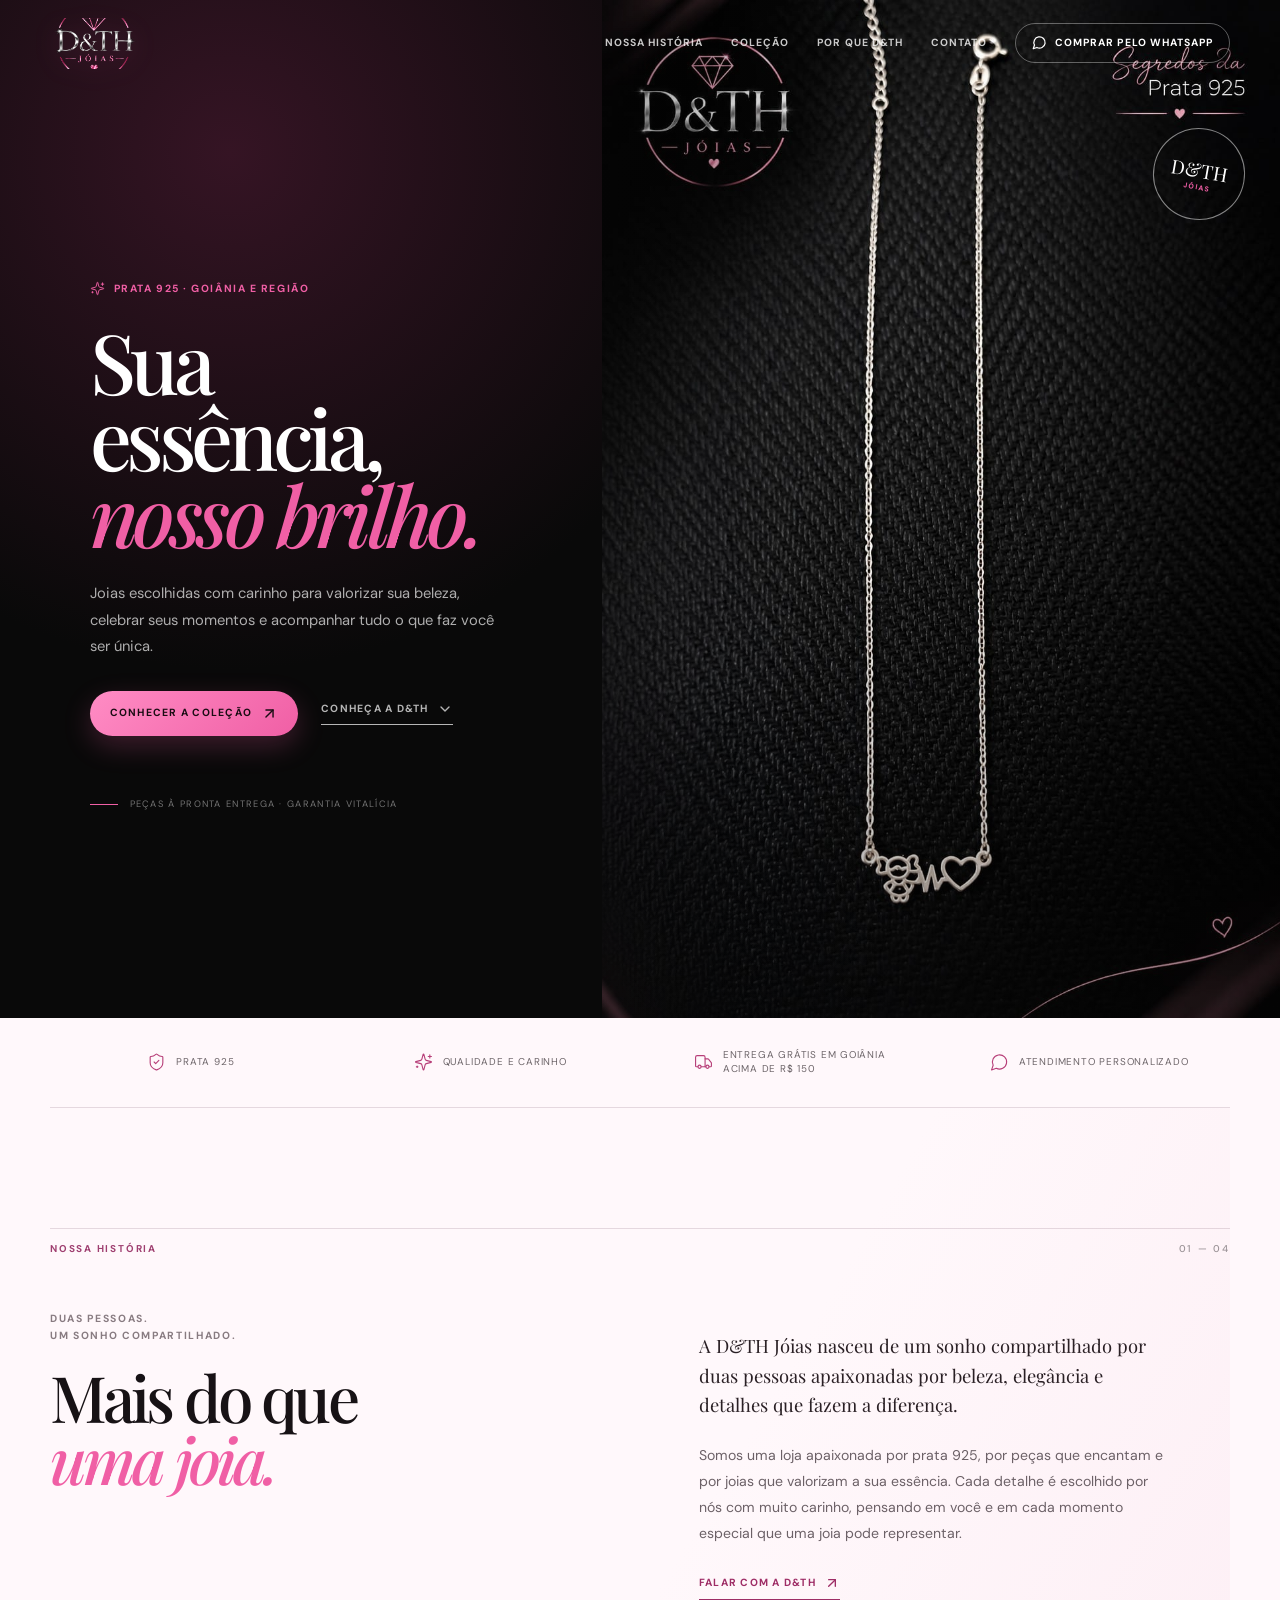
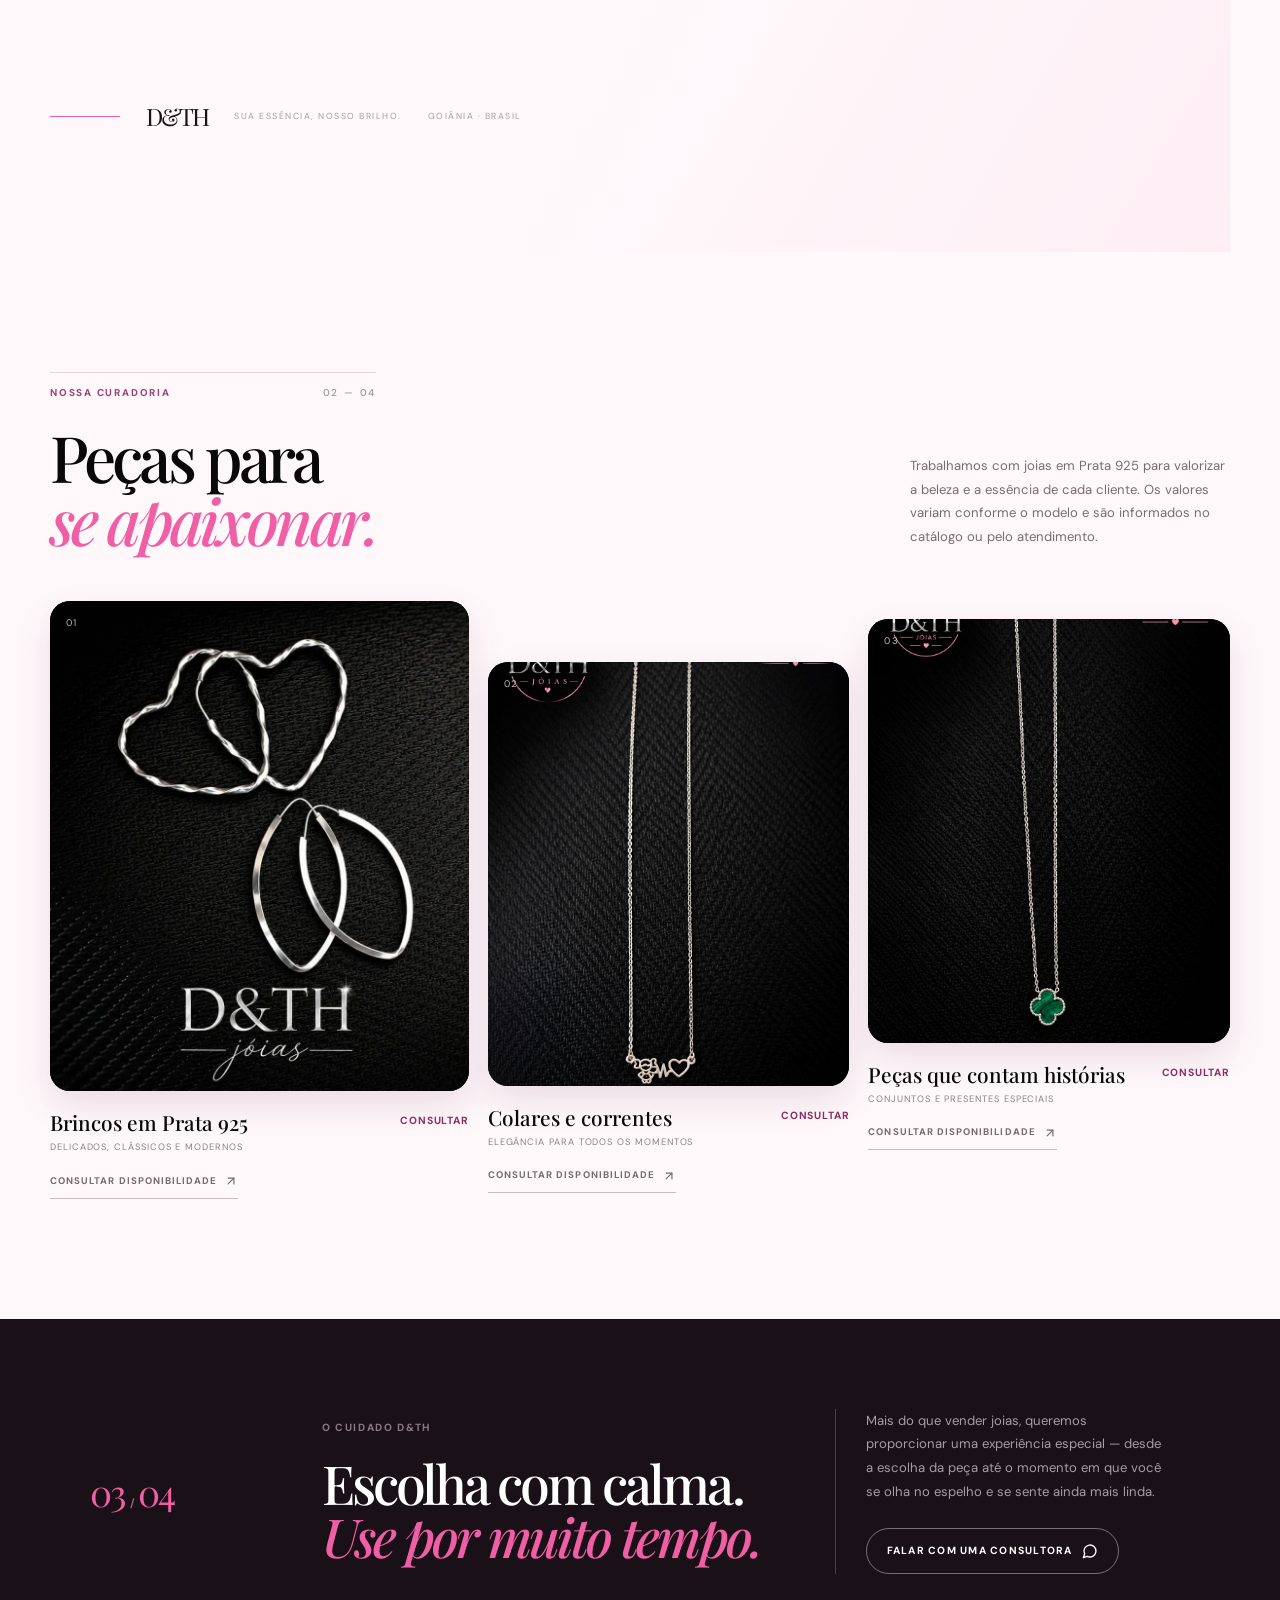
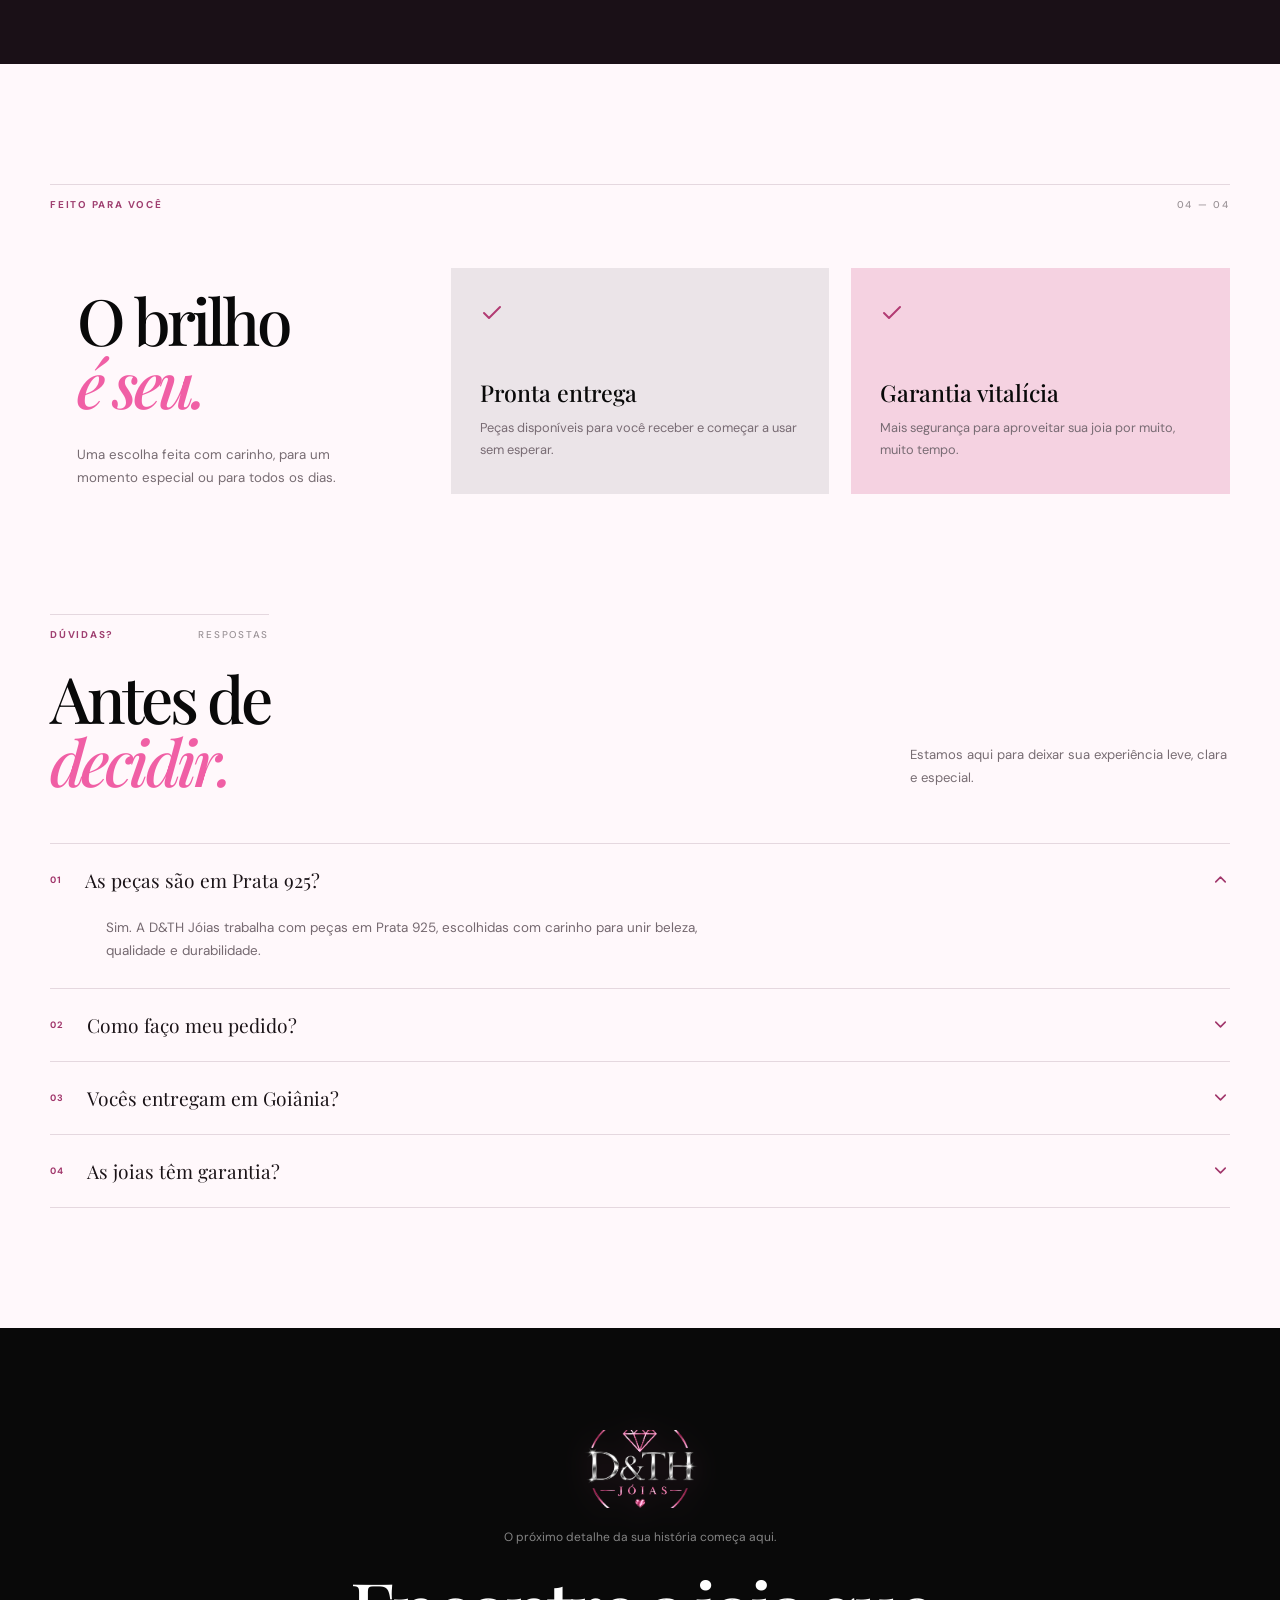
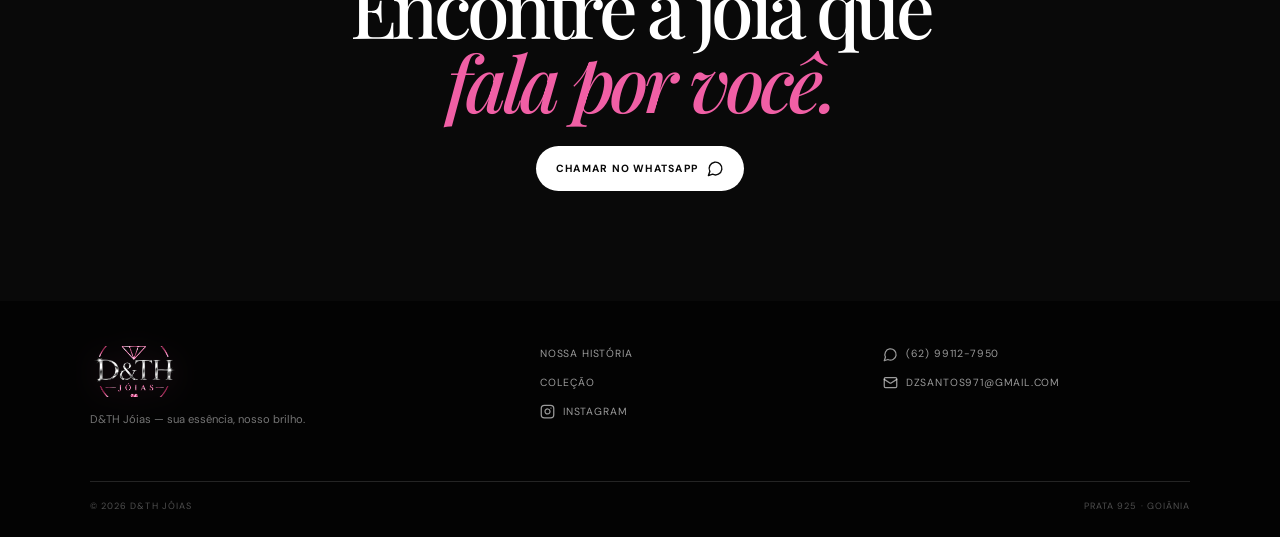
<file: index.html>
<!doctype html>
<html lang="pt-BR">
  <head>
    <meta charset="UTF-8" />
    <meta name="viewport" content="width=device-width, initial-scale=1.0, maximum-scale=1" />
    <meta name="theme-color" content="#090909" />
    <meta name="description" content="D&TH Jóias — sua essência, nosso brilho. Joias em Prata 925 com atendimento personalizado em Goiânia." />
    <link rel="icon" type="image/png" href="/assets/favicon.png" />
    <link rel="apple-touch-icon" href="/assets/favicon.png" />
    <title>D&TH Jóias — Sua essência, nosso brilho</title>
    <script type="module" crossorigin src="/assets/index-_5S6IJEf.js"></script>
    <link rel="stylesheet" crossorigin href="/assets/index-C83Apsh4.css">
  </head>
  <body>
    <div id="root"></div>
    <script src="/api/platform/config.js"></script>
  </body>
</html>
</file>
<file: assets/index-C83Apsh4.css>
@import"https://fonts.googleapis.com/css2?family=DM+Sans:wght@400;500;600;700&family=Playfair+Display:ital,wght@0,500;0,600;1,500;1,600&display=swap";@layer components;@layer properties{@supports (((-webkit-hyphens:none)) and (not (margin-trim:inline))) or ((-moz-orient:inline) and (not (color:rgb(from red r g b)))){*,:before,:after,::backdrop{--tw-translate-x:0;--tw-translate-y:0;--tw-translate-z:0;--tw-rotate-x:initial;--tw-rotate-y:initial;--tw-rotate-z:initial;--tw-skew-x:initial;--tw-skew-y:initial;--tw-space-y-reverse:0;--tw-space-x-reverse:0;--tw-border-style:solid;--tw-gradient-position:initial;--tw-gradient-from:#0000;--tw-gradient-via:#0000;--tw-gradient-to:#0000;--tw-gradient-stops:initial;--tw-gradient-via-stops:initial;--tw-gradient-from-position:0%;--tw-gradient-via-position:50%;--tw-gradient-to-position:100%;--tw-leading:initial;--tw-font-weight:initial;--tw-tracking:initial;--tw-ordinal:initial;--tw-slashed-zero:initial;--tw-numeric-figure:initial;--tw-numeric-spacing:initial;--tw-numeric-fraction:initial;--tw-shadow:0 0 #0000;--tw-shadow-color:initial;--tw-shadow-alpha:100%;--tw-inset-shadow:0 0 #0000;--tw-inset-shadow-color:initial;--tw-inset-shadow-alpha:100%;--tw-ring-color:initial;--tw-ring-shadow:0 0 #0000;--tw-inset-ring-color:initial;--tw-inset-ring-shadow:0 0 #0000;--tw-ring-inset:initial;--tw-ring-offset-width:0px;--tw-ring-offset-color:#fff;--tw-ring-offset-shadow:0 0 #0000;--tw-outline-style:solid;--tw-backdrop-blur:initial;--tw-backdrop-brightness:initial;--tw-backdrop-contrast:initial;--tw-backdrop-grayscale:initial;--tw-backdrop-hue-rotate:initial;--tw-backdrop-invert:initial;--tw-backdrop-opacity:initial;--tw-backdrop-saturate:initial;--tw-backdrop-sepia:initial;--tw-duration:initial;--tw-ease:initial;--tw-content:"";--tw-animation-delay:0s;--tw-animation-direction:normal;--tw-animation-duration:initial;--tw-animation-fill-mode:none;--tw-animation-iteration-count:1;--tw-enter-blur:0;--tw-enter-opacity:1;--tw-enter-rotate:0;--tw-enter-scale:1;--tw-enter-translate-x:0;--tw-enter-translate-y:0;--tw-exit-blur:0;--tw-exit-opacity:1;--tw-exit-rotate:0;--tw-exit-scale:1;--tw-exit-translate-x:0;--tw-exit-translate-y:0}}}@layer theme{:root,:host{--font-sans:ui-sans-serif,system-ui,sans-serif,"Apple Color Emoji","Segoe UI Emoji","Segoe UI Symbol","Noto Color Emoji";--font-mono:ui-monospace,SFMono-Regular,Menlo,Monaco,Consolas,"Liberation Mono","Courier New",monospace;--color-red-100:oklch(93.6% .032 17.717);--color-red-500:oklch(63.7% .237 25.331);--color-blue-600:oklch(54.6% .245 262.881);--color-blue-700:oklch(48.8% .243 264.376);--color-slate-50:oklch(98.4% .003 247.858);--color-slate-100:oklch(96.8% .007 247.896);--color-slate-600:oklch(44.6% .043 257.281);--color-slate-700:oklch(37.2% .044 257.287);--color-slate-900:oklch(20.8% .042 265.755);--color-black:#000;--color-white:#fff;--spacing:.25rem;--container-xs:20rem;--container-sm:24rem;--container-md:28rem;--container-lg:32rem;--container-2xl:42rem;--container-6xl:72rem;--text-xs:.75rem;--text-xs--line-height:calc(1/.75);--text-sm:.875rem;--text-sm--line-height:calc(1.25/.875);--text-base:1rem;--text-base--line-height: 1.5 ;--text-lg:1.125rem;--text-lg--line-height:calc(1.75/1.125);--text-xl:1.25rem;--text-xl--line-height:calc(1.75/1.25);--text-2xl:1.5rem;--text-2xl--line-height:calc(2/1.5);--text-3xl:1.875rem;--text-3xl--line-height: 1.2 ;--text-4xl:2.25rem;--text-4xl--line-height:calc(2.5/2.25);--font-weight-normal:400;--font-weight-medium:500;--font-weight-semibold:600;--font-weight-bold:700;--tracking-tight:-.025em;--tracking-widest:.1em;--leading-snug:1.375;--leading-normal:1.5;--leading-relaxed:1.625;--radius-xs:.125rem;--radius-sm:.25rem;--radius-md:.375rem;--radius-lg:.5rem;--radius-xl:.75rem;--ease-in-out:cubic-bezier(.4,0,.2,1);--animate-spin:spin 1s linear infinite;--animate-pulse:pulse 2s cubic-bezier(.4,0,.6,1)infinite;--blur-sm:8px;--blur-2xl:40px;--aspect-video:16/9;--default-transition-duration:.15s;--default-transition-timing-function:cubic-bezier(.4,0,.2,1);--default-font-family:var(--font-sans);--default-mono-font-family:var(--font-mono)}}@layer base{*,:after,:before,::backdrop{box-sizing:border-box;border:0 solid;margin:0;padding:0}::file-selector-button{box-sizing:border-box;border:0 solid;margin:0;padding:0}html,:host{-webkit-text-size-adjust:100%;tab-size:4;line-height:1.5;font-family:var(--default-font-family,ui-sans-serif,system-ui,sans-serif,"Apple Color Emoji","Segoe UI Emoji","Segoe UI Symbol","Noto Color Emoji");font-feature-settings:var(--default-font-feature-settings,normal);font-variation-settings:var(--default-font-variation-settings,normal);-webkit-tap-highlight-color:transparent}hr{height:0;color:inherit;border-top-width:1px}abbr:where([title]){-webkit-text-decoration:underline dotted;text-decoration:underline dotted}h1,h2,h3,h4,h5,h6{font-size:inherit;font-weight:inherit}a{color:inherit;-webkit-text-decoration:inherit;text-decoration:inherit}b,strong{font-weight:bolder}code,kbd,samp,pre{font-family:var(--default-mono-font-family,ui-monospace,SFMono-Regular,Menlo,Monaco,Consolas,"Liberation Mono","Courier New",monospace);font-feature-settings:var(--default-mono-font-feature-settings,normal);font-variation-settings:var(--default-mono-font-variation-settings,normal);font-size:1em}small{font-size:80%}sub,sup{vertical-align:baseline;font-size:75%;line-height:0;position:relative}sub{bottom:-.25em}sup{top:-.5em}table{text-indent:0;border-color:inherit;border-collapse:collapse}:-moz-focusring{outline:auto}progress{vertical-align:baseline}summary{display:list-item}ol,ul,menu{list-style:none}img,svg,video,canvas,audio,iframe,embed,object{vertical-align:middle;display:block}img,video{max-width:100%;height:auto}button,input,select,optgroup,textarea{font:inherit;font-feature-settings:inherit;font-variation-settings:inherit;letter-spacing:inherit;color:inherit;opacity:1;background-color:#0000;border-radius:0}::file-selector-button{font:inherit;font-feature-settings:inherit;font-variation-settings:inherit;letter-spacing:inherit;color:inherit;opacity:1;background-color:#0000;border-radius:0}:where(select:is([multiple],[size])) optgroup{font-weight:bolder}:where(select:is([multiple],[size])) optgroup option{padding-inline-start:20px}::file-selector-button{margin-inline-end:4px}::placeholder{opacity:1}@supports (not ((-webkit-appearance:-apple-pay-button))) or (contain-intrinsic-size:1px){::placeholder{color:currentColor}@supports (color:color-mix(in lab,red,red)){::placeholder{color:color-mix(in oklab,currentcolor 50%,transparent)}}}textarea{resize:vertical}::-webkit-search-decoration{-webkit-appearance:none}::-webkit-date-and-time-value{min-height:1lh;text-align:inherit}::-webkit-datetime-edit{display:inline-flex}::-webkit-datetime-edit-fields-wrapper{padding:0}::-webkit-datetime-edit{padding-block:0}::-webkit-datetime-edit-year-field{padding-block:0}::-webkit-datetime-edit-month-field{padding-block:0}::-webkit-datetime-edit-day-field{padding-block:0}::-webkit-datetime-edit-hour-field{padding-block:0}::-webkit-datetime-edit-minute-field{padding-block:0}::-webkit-datetime-edit-second-field{padding-block:0}::-webkit-datetime-edit-millisecond-field{padding-block:0}::-webkit-datetime-edit-meridiem-field{padding-block:0}::-webkit-calendar-picker-indicator{line-height:1}:-moz-ui-invalid{box-shadow:none}button,input:where([type=button],[type=reset],[type=submit]){appearance:button}::file-selector-button{appearance:button}::-webkit-inner-spin-button{height:auto}::-webkit-outer-spin-button{height:auto}[hidden]:where(:not([hidden=until-found])){display:none!important}}@layer utilities{.\@container\/card-header{container:card-header/inline-size}.\@container\/field-group{container:field-group/inline-size}.pointer-events-none{pointer-events:none}.invisible{visibility:hidden}.sr-only{clip-path:inset(50%);white-space:nowrap;border-width:0;width:1px;height:1px;margin:-1px;padding:0;position:absolute;overflow:hidden}.absolute{position:absolute}.fixed{position:fixed}.relative{position:relative}.static{position:static}.sticky{position:sticky}.inset-0{inset:calc(var(--spacing)*0)}.inset-x-0{inset-inline:calc(var(--spacing)*0)}.inset-y-0{inset-block:calc(var(--spacing)*0)}.-top-12{top:calc(var(--spacing)*-12)}.top-0{top:calc(var(--spacing)*0)}.top-1\.5{top:calc(var(--spacing)*1.5)}.top-1\/2{top:50%}.top-3\.5{top:calc(var(--spacing)*3.5)}.top-4{top:calc(var(--spacing)*4)}.top-\[1px\]{top:1px}.top-\[50\%\]{top:50%}.top-\[60\%\]{top:60%}.top-full{top:100%}.-right-12{right:calc(var(--spacing)*-12)}.right-0{right:calc(var(--spacing)*0)}.right-1{right:calc(var(--spacing)*1)}.right-2{right:calc(var(--spacing)*2)}.right-3{right:calc(var(--spacing)*3)}.right-4{right:calc(var(--spacing)*4)}.-bottom-12{bottom:calc(var(--spacing)*-12)}.bottom-0{bottom:calc(var(--spacing)*0)}.bottom-4{bottom:calc(var(--spacing)*4)}.-left-12{left:calc(var(--spacing)*-12)}.left-0{left:calc(var(--spacing)*0)}.left-1\/2{left:50%}.left-2{left:calc(var(--spacing)*2)}.left-4{left:calc(var(--spacing)*4)}.left-\[50\%\]{left:50%}.isolate{isolation:isolate}.z-10{z-index:10}.z-20{z-index:20}.z-40{z-index:40}.z-50{z-index:50}.z-\[1\]{z-index:1}.order-first{order:-9999}.order-last{order:9999}.col-start-2{grid-column-start:2}.row-span-2{grid-row:span 2/span 2}.row-start-1{grid-row-start:1}.container{width:100%}@media(min-width:40rem){.container{max-width:40rem}}@media(min-width:48rem){.container{max-width:48rem}}@media(min-width:64rem){.container{max-width:64rem}}@media(min-width:80rem){.container{max-width:80rem}}@media(min-width:96rem){.container{max-width:96rem}}.\!m-0{margin:calc(var(--spacing)*0)!important}.-mx-1{margin-inline:calc(var(--spacing)*-1)}.mx-2{margin-inline:calc(var(--spacing)*2)}.mx-3\.5{margin-inline:calc(var(--spacing)*3.5)}.mx-4{margin-inline:calc(var(--spacing)*4)}.mx-auto{margin-inline:auto}.-my-2{margin-block:calc(var(--spacing)*-2)}.my-0{margin-block:calc(var(--spacing)*0)}.my-0\.5{margin-block:calc(var(--spacing)*.5)}.my-1{margin-block:calc(var(--spacing)*1)}.-mt-4{margin-top:calc(var(--spacing)*-4)}.mt-1{margin-top:calc(var(--spacing)*1)}.mt-1\.5{margin-top:calc(var(--spacing)*1.5)}.mt-2{margin-top:calc(var(--spacing)*2)}.mt-4{margin-top:calc(var(--spacing)*4)}.mt-12{margin-top:calc(var(--spacing)*12)}.mt-auto{margin-top:auto}.mr-2{margin-right:calc(var(--spacing)*2)}.mb-1{margin-bottom:calc(var(--spacing)*1)}.mb-2{margin-bottom:calc(var(--spacing)*2)}.mb-3{margin-bottom:calc(var(--spacing)*3)}.mb-4{margin-bottom:calc(var(--spacing)*4)}.mb-6{margin-bottom:calc(var(--spacing)*6)}.mb-8{margin-bottom:calc(var(--spacing)*8)}.-ml-4{margin-left:calc(var(--spacing)*-4)}.ml-1{margin-left:calc(var(--spacing)*1)}.ml-2{margin-left:calc(var(--spacing)*2)}.ml-4{margin-left:calc(var(--spacing)*4)}.ml-auto{margin-left:auto}.line-clamp-1{-webkit-line-clamp:1;-webkit-box-orient:vertical;display:-webkit-box;overflow:hidden}.line-clamp-2{-webkit-line-clamp:2;-webkit-box-orient:vertical;display:-webkit-box;overflow:hidden}.block{display:block}.flex{display:flex}.grid{display:grid}.hidden{display:none}.inline-flex{display:inline-flex}.table{display:table}.table-caption{display:table-caption}.table-cell{display:table-cell}.table-row{display:table-row}.field-sizing-content{field-sizing:content}.aspect-square{aspect-ratio:1}.aspect-video{aspect-ratio:var(--aspect-video)}.size-\(--cell-size\){width:var(--cell-size);height:var(--cell-size)}.size-2{width:calc(var(--spacing)*2);height:calc(var(--spacing)*2)}.size-2\.5{width:calc(var(--spacing)*2.5);height:calc(var(--spacing)*2.5)}.size-3{width:calc(var(--spacing)*3);height:calc(var(--spacing)*3)}.size-3\.5{width:calc(var(--spacing)*3.5);height:calc(var(--spacing)*3.5)}.size-4{width:calc(var(--spacing)*4);height:calc(var(--spacing)*4)}.size-6{width:calc(var(--spacing)*6);height:calc(var(--spacing)*6)}.size-7{width:calc(var(--spacing)*7);height:calc(var(--spacing)*7)}.size-8{width:calc(var(--spacing)*8);height:calc(var(--spacing)*8)}.size-9{width:calc(var(--spacing)*9);height:calc(var(--spacing)*9)}.size-10{width:calc(var(--spacing)*10);height:calc(var(--spacing)*10)}.size-12{width:calc(var(--spacing)*12);height:calc(var(--spacing)*12)}.size-auto{width:auto;height:auto}.size-full{width:100%;height:100%}.h-\(--cell-size\){height:var(--cell-size)}.h-1\.5{height:calc(var(--spacing)*1.5)}.h-2{height:calc(var(--spacing)*2)}.h-2\.5{height:calc(var(--spacing)*2.5)}.h-3{height:calc(var(--spacing)*3)}.h-4{height:calc(var(--spacing)*4)}.h-5{height:calc(var(--spacing)*5)}.h-6{height:calc(var(--spacing)*6)}.h-7{height:calc(var(--spacing)*7)}.h-8{height:calc(var(--spacing)*8)}.h-9{height:calc(var(--spacing)*9)}.h-10{height:calc(var(--spacing)*10)}.h-12{height:calc(var(--spacing)*12)}.h-14{height:calc(var(--spacing)*14)}.h-16{height:calc(var(--spacing)*16)}.h-32{height:calc(var(--spacing)*32)}.h-64{height:calc(var(--spacing)*64)}.h-\[1\.15rem\]{height:1.15rem}.h-\[38px\]{height:38px}.h-\[200px\]{height:200px}.h-\[500px\]{height:500px}.h-\[calc\(100\%-1px\)\]{height:calc(100% - 1px)}.h-\[var\(--radix-navigation-menu-viewport-height\)\]{height:var(--radix-navigation-menu-viewport-height)}.h-\[var\(--radix-select-trigger-height\)\]{height:var(--radix-select-trigger-height)}.h-auto{height:auto}.h-full{height:100%}.h-px{height:1px}.h-svh{height:100svh}.max-h-\(--radix-context-menu-content-available-height\){max-height:var(--radix-context-menu-content-available-height)}.max-h-\(--radix-dropdown-menu-content-available-height\){max-height:var(--radix-dropdown-menu-content-available-height)}.max-h-\(--radix-select-content-available-height\){max-height:var(--radix-select-content-available-height)}.max-h-32{max-height:calc(var(--spacing)*32)}.max-h-\[300px\]{max-height:300px}.min-h-0{min-height:calc(var(--spacing)*0)}.min-h-4{min-height:calc(var(--spacing)*4)}.min-h-9{min-height:calc(var(--spacing)*9)}.min-h-16{min-height:calc(var(--spacing)*16)}.min-h-\[200px\]{min-height:200px}.min-h-screen{min-height:100vh}.min-h-svh{min-height:100svh}.w-\(--cell-size\){width:var(--cell-size)}.w-\(--sidebar-width\){width:var(--sidebar-width)}.w-0{width:calc(var(--spacing)*0)}.w-1{width:calc(var(--spacing)*1)}.w-1\/2{width:50%}.w-2{width:calc(var(--spacing)*2)}.w-2\.5{width:calc(var(--spacing)*2.5)}.w-3{width:calc(var(--spacing)*3)}.w-3\/4{width:75%}.w-4{width:calc(var(--spacing)*4)}.w-5{width:calc(var(--spacing)*5)}.w-8{width:calc(var(--spacing)*8)}.w-9{width:calc(var(--spacing)*9)}.w-10{width:calc(var(--spacing)*10)}.w-16{width:calc(var(--spacing)*16)}.w-20{width:calc(var(--spacing)*20)}.w-24{width:calc(var(--spacing)*24)}.w-32{width:calc(var(--spacing)*32)}.w-48{width:calc(var(--spacing)*48)}.w-64{width:calc(var(--spacing)*64)}.w-72{width:calc(var(--spacing)*72)}.w-\[38px\]{width:38px}.w-\[100px\]{width:100px}.w-\[280px\]{width:280px}.w-\[400px\]{width:400px}.w-auto{width:auto}.w-fit{width:fit-content}.w-full{width:100%}.w-max{width:max-content}.w-px{width:1px}.max-w-\(--skeleton-width\){max-width:var(--skeleton-width)}.max-w-2xl{max-width:var(--container-2xl)}.max-w-6xl{max-width:var(--container-6xl)}.max-w-\[80\%\]{max-width:80%}.max-w-\[calc\(100\%-2rem\)\]{max-width:calc(100% - 2rem)}.max-w-lg{max-width:var(--container-lg)}.max-w-max{max-width:max-content}.max-w-md{max-width:var(--container-md)}.max-w-none{max-width:none}.max-w-sm{max-width:var(--container-sm)}.max-w-xs{max-width:var(--container-xs)}.min-w-\(--cell-size\){min-width:var(--cell-size)}.min-w-0{min-width:calc(var(--spacing)*0)}.min-w-5{min-width:calc(var(--spacing)*5)}.min-w-8{min-width:calc(var(--spacing)*8)}.min-w-9{min-width:calc(var(--spacing)*9)}.min-w-10{min-width:calc(var(--spacing)*10)}.min-w-\[8rem\]{min-width:8rem}.min-w-\[12rem\]{min-width:12rem}.min-w-\[var\(--radix-select-trigger-width\)\]{min-width:var(--radix-select-trigger-width)}.flex-1{flex:1}.flex-shrink-0,.shrink-0{flex-shrink:0}.grow{flex-grow:1}.grow-0{flex-grow:0}.basis-full{flex-basis:100%}.caption-bottom{caption-side:bottom}.border-collapse{border-collapse:collapse}.origin-\(--radix-context-menu-content-transform-origin\){transform-origin:var(--radix-context-menu-content-transform-origin)}.origin-\(--radix-dropdown-menu-content-transform-origin\){transform-origin:var(--radix-dropdown-menu-content-transform-origin)}.origin-\(--radix-hover-card-content-transform-origin\){transform-origin:var(--radix-hover-card-content-transform-origin)}.origin-\(--radix-menubar-content-transform-origin\){transform-origin:var(--radix-menubar-content-transform-origin)}.origin-\(--radix-popover-content-transform-origin\){transform-origin:var(--radix-popover-content-transform-origin)}.origin-\(--radix-select-content-transform-origin\){transform-origin:var(--radix-select-content-transform-origin)}.origin-\(--radix-tooltip-content-transform-origin\){transform-origin:var(--radix-tooltip-content-transform-origin)}.-translate-x-1\/2{--tw-translate-x: -50% ;translate:var(--tw-translate-x)var(--tw-translate-y)}.-translate-x-px{--tw-translate-x:-1px;translate:var(--tw-translate-x)var(--tw-translate-y)}.translate-x-\[-50\%\]{--tw-translate-x:-50%;translate:var(--tw-translate-x)var(--tw-translate-y)}.translate-x-px{--tw-translate-x:1px;translate:var(--tw-translate-x)var(--tw-translate-y)}.-translate-y-1\/2{--tw-translate-y: -50% ;translate:var(--tw-translate-x)var(--tw-translate-y)}.translate-y-0\.5{--tw-translate-y:calc(var(--spacing)*.5);translate:var(--tw-translate-x)var(--tw-translate-y)}.translate-y-\[-50\%\]{--tw-translate-y:-50%;translate:var(--tw-translate-x)var(--tw-translate-y)}.translate-y-\[calc\(-50\%_-_2px\)\]{--tw-translate-y: calc(-50% - 2px) ;translate:var(--tw-translate-x)var(--tw-translate-y)}.rotate-45{rotate:45deg}.rotate-90{rotate:90deg}.transform{transform:var(--tw-rotate-x,)var(--tw-rotate-y,)var(--tw-rotate-z,)var(--tw-skew-x,)var(--tw-skew-y,)}.animate-caret-blink{animation:1.25s ease-out infinite caret-blink}.animate-in{animation:enter var(--tw-animation-duration,var(--tw-duration,.15s))var(--tw-ease,ease)var(--tw-animation-delay,0s)var(--tw-animation-iteration-count,1)var(--tw-animation-direction,normal)var(--tw-animation-fill-mode,none)}.animate-pulse{animation:var(--animate-pulse)}.animate-spin{animation:var(--animate-spin)}.cursor-col-resize{cursor:col-resize}.cursor-default{cursor:default}.cursor-pointer{cursor:pointer}.cursor-text{cursor:text}.touch-none{touch-action:none}.resize-none{resize:none}.scroll-my-1{scroll-margin-block:calc(var(--spacing)*1)}.scroll-py-1{scroll-padding-block:calc(var(--spacing)*1)}.list-disc{list-style-type:disc}.list-none{list-style-type:none}.auto-rows-min{grid-auto-rows:min-content}.grid-cols-1{grid-template-columns:repeat(1,minmax(0,1fr))}.grid-cols-2{grid-template-columns:repeat(2,minmax(0,1fr))}.grid-cols-3{grid-template-columns:repeat(3,minmax(0,1fr))}.grid-cols-\[0_1fr\]{grid-template-columns:0 1fr}.grid-rows-\[auto_auto\]{grid-template-rows:auto auto}.flex-col{flex-direction:column}.flex-col-reverse{flex-direction:column-reverse}.flex-row{flex-direction:row}.flex-wrap{flex-wrap:wrap}.items-center{align-items:center}.items-end{align-items:flex-end}.items-start{align-items:flex-start}.items-stretch{align-items:stretch}.justify-between{justify-content:space-between}.justify-center{justify-content:center}.justify-end{justify-content:flex-end}.justify-start{justify-content:flex-start}.justify-items-start{justify-items:start}.gap-0{gap:calc(var(--spacing)*0)}.gap-0\.5{gap:calc(var(--spacing)*.5)}.gap-1{gap:calc(var(--spacing)*1)}.gap-1\.5{gap:calc(var(--spacing)*1.5)}.gap-2{gap:calc(var(--spacing)*2)}.gap-2\.5{gap:calc(var(--spacing)*2.5)}.gap-3{gap:calc(var(--spacing)*3)}.gap-4{gap:calc(var(--spacing)*4)}.gap-6{gap:calc(var(--spacing)*6)}.gap-7{gap:calc(var(--spacing)*7)}.gap-8{gap:calc(var(--spacing)*8)}:where(.space-y-1>:not(:last-child)){--tw-space-y-reverse:0;margin-block-start:calc(calc(var(--spacing)*1)*var(--tw-space-y-reverse));margin-block-end:calc(calc(var(--spacing)*1)*calc(1 - var(--tw-space-y-reverse)))}:where(.space-y-2>:not(:last-child)){--tw-space-y-reverse:0;margin-block-start:calc(calc(var(--spacing)*2)*var(--tw-space-y-reverse));margin-block-end:calc(calc(var(--spacing)*2)*calc(1 - var(--tw-space-y-reverse)))}:where(.space-y-3>:not(:last-child)){--tw-space-y-reverse:0;margin-block-start:calc(calc(var(--spacing)*3)*var(--tw-space-y-reverse));margin-block-end:calc(calc(var(--spacing)*3)*calc(1 - var(--tw-space-y-reverse)))}:where(.space-y-4>:not(:last-child)){--tw-space-y-reverse:0;margin-block-start:calc(calc(var(--spacing)*4)*var(--tw-space-y-reverse));margin-block-end:calc(calc(var(--spacing)*4)*calc(1 - var(--tw-space-y-reverse)))}:where(.space-y-6>:not(:last-child)){--tw-space-y-reverse:0;margin-block-start:calc(calc(var(--spacing)*6)*var(--tw-space-y-reverse));margin-block-end:calc(calc(var(--spacing)*6)*calc(1 - var(--tw-space-y-reverse)))}:where(.space-y-12>:not(:last-child)){--tw-space-y-reverse:0;margin-block-start:calc(calc(var(--spacing)*12)*var(--tw-space-y-reverse));margin-block-end:calc(calc(var(--spacing)*12)*calc(1 - var(--tw-space-y-reverse)))}:where(.space-x-2>:not(:last-child)){--tw-space-x-reverse:0;margin-inline-start:calc(calc(var(--spacing)*2)*var(--tw-space-x-reverse));margin-inline-end:calc(calc(var(--spacing)*2)*calc(1 - var(--tw-space-x-reverse)))}.gap-y-0\.5{row-gap:calc(var(--spacing)*.5)}.self-start{align-self:flex-start}.self-stretch{align-self:stretch}.justify-self-end{justify-self:flex-end}.truncate{text-overflow:ellipsis;white-space:nowrap;overflow:hidden}.overflow-auto{overflow:auto}.overflow-hidden{overflow:hidden}.overflow-x-auto{overflow-x:auto}.overflow-x-hidden{overflow-x:hidden}.overflow-y-auto{overflow-y:auto}.rounded{border-radius:.25rem}.rounded-\[2px\]{border-radius:2px}.rounded-\[4px\]{border-radius:4px}.rounded-\[10px\]{border-radius:10px}.rounded-\[20px\]{border-radius:20px}.rounded-\[calc\(var\(--radius\)-5px\)\]{border-radius:calc(var(--radius) - 5px)}.rounded-\[inherit\]{border-radius:inherit}.rounded-full{border-radius:3.40282e38px}.rounded-lg{border-radius:var(--radius-lg)}.rounded-md{border-radius:var(--radius-md)}.rounded-none{border-radius:0}.rounded-sm{border-radius:var(--radius-sm)}.rounded-xl{border-radius:var(--radius-xl)}.rounded-xs{border-radius:var(--radius-xs)}.rounded-l-md{border-top-left-radius:var(--radius-md);border-bottom-left-radius:var(--radius-md)}.rounded-tl-sm{border-top-left-radius:var(--radius-sm)}.rounded-r-md{border-top-right-radius:var(--radius-md);border-bottom-right-radius:var(--radius-md)}.border{border-style:var(--tw-border-style);border-width:1px}.border-0{border-style:var(--tw-border-style);border-width:0}.border-\[1\.5px\]{border-style:var(--tw-border-style);border-width:1.5px}.border-y{border-block-style:var(--tw-border-style);border-block-width:1px}.border-t{border-top-style:var(--tw-border-style);border-top-width:1px}.border-r{border-right-style:var(--tw-border-style);border-right-width:1px}.border-r-0{border-right-style:var(--tw-border-style);border-right-width:0}.border-b{border-bottom-style:var(--tw-border-style);border-bottom-width:1px}.border-l{border-left-style:var(--tw-border-style);border-left-width:1px}.border-dashed{--tw-border-style:dashed;border-style:dashed}.border-\(--color-border\){border-color:var(--color-border)}.border-\[rgba\(0\,0\,0\,0\.08\)\]{border-color:#00000014}.border-transparent{border-color:#0000}.border-t-transparent{border-top-color:#0000}.border-l-transparent{border-left-color:#0000}.bg-\(--color-bg\){background-color:var(--color-bg)}.bg-\[\#1a1a19\]{background-color:#1a1a19}.bg-\[\#f8f8f7\]{background-color:#f8f8f7}.bg-black\/50{background-color:#00000080}@supports (color:color-mix(in lab,red,red)){.bg-black\/50{background-color:color-mix(in oklab,var(--color-black)50%,transparent)}}.bg-blue-600{background-color:var(--color-blue-600)}.bg-red-100{background-color:var(--color-red-100)}.bg-transparent{background-color:#0000}.bg-white{background-color:var(--color-white)}.bg-white\/80{background-color:#fffc}@supports (color:color-mix(in lab,red,red)){.bg-white\/80{background-color:color-mix(in oklab,var(--color-white)80%,transparent)}}.bg-gradient-to-br{--tw-gradient-position:to bottom right in oklab;background-image:linear-gradient(var(--tw-gradient-stops))}.from-slate-50{--tw-gradient-from:var(--color-slate-50);--tw-gradient-stops:var(--tw-gradient-via-stops,var(--tw-gradient-position),var(--tw-gradient-from)var(--tw-gradient-from-position),var(--tw-gradient-to)var(--tw-gradient-to-position))}.to-slate-100{--tw-gradient-to:var(--color-slate-100);--tw-gradient-stops:var(--tw-gradient-via-stops,var(--tw-gradient-position),var(--tw-gradient-from)var(--tw-gradient-from-position),var(--tw-gradient-to)var(--tw-gradient-to-position))}.fill-current{fill:currentColor}.p-0{padding:calc(var(--spacing)*0)}.p-1{padding:calc(var(--spacing)*1)}.p-2{padding:calc(var(--spacing)*2)}.p-3{padding:calc(var(--spacing)*3)}.p-4{padding:calc(var(--spacing)*4)}.p-5{padding:calc(var(--spacing)*5)}.p-6{padding:calc(var(--spacing)*6)}.p-8{padding:calc(var(--spacing)*8)}.p-\[3px\]{padding:3px}.p-px{padding:1px}.px-\(--cell-size\){padding-inline:var(--cell-size)}.px-1{padding-inline:calc(var(--spacing)*1)}.px-1\.5{padding-inline:calc(var(--spacing)*1.5)}.px-2{padding-inline:calc(var(--spacing)*2)}.px-2\.5{padding-inline:calc(var(--spacing)*2.5)}.px-3{padding-inline:calc(var(--spacing)*3)}.px-4{padding-inline:calc(var(--spacing)*4)}.px-5{padding-inline:calc(var(--spacing)*5)}.px-6{padding-inline:calc(var(--spacing)*6)}.py-0\.5{padding-block:calc(var(--spacing)*.5)}.py-1{padding-block:calc(var(--spacing)*1)}.py-1\.5{padding-block:calc(var(--spacing)*1.5)}.py-2{padding-block:calc(var(--spacing)*2)}.py-2\.5{padding-block:calc(var(--spacing)*2.5)}.py-3{padding-block:calc(var(--spacing)*3)}.py-4{padding-block:calc(var(--spacing)*4)}.py-5{padding-block:calc(var(--spacing)*5)}.py-6{padding-block:calc(var(--spacing)*6)}.pt-0{padding-top:calc(var(--spacing)*0)}.pt-3{padding-top:calc(var(--spacing)*3)}.pt-4{padding-top:calc(var(--spacing)*4)}.pt-6{padding-top:calc(var(--spacing)*6)}.pt-8{padding-top:calc(var(--spacing)*8)}.pt-12{padding-top:calc(var(--spacing)*12)}.pr-1{padding-right:calc(var(--spacing)*1)}.pr-2{padding-right:calc(var(--spacing)*2)}.pr-2\.5{padding-right:calc(var(--spacing)*2.5)}.pr-3{padding-right:calc(var(--spacing)*3)}.pr-8{padding-right:calc(var(--spacing)*8)}.pb-3{padding-bottom:calc(var(--spacing)*3)}.pb-4{padding-bottom:calc(var(--spacing)*4)}.pb-8{padding-bottom:calc(var(--spacing)*8)}.pl-2{padding-left:calc(var(--spacing)*2)}.pl-3{padding-left:calc(var(--spacing)*3)}.pl-4{padding-left:calc(var(--spacing)*4)}.pl-8{padding-left:calc(var(--spacing)*8)}.text-center{text-align:center}.text-left{text-align:left}.text-right{text-align:right}.align-middle{vertical-align:middle}.font-mono{font-family:var(--font-mono)}.font-sans{font-family:var(--font-sans)}.text-2xl{font-size:var(--text-2xl);line-height:var(--tw-leading,var(--text-2xl--line-height))}.text-3xl{font-size:var(--text-3xl);line-height:var(--tw-leading,var(--text-3xl--line-height))}.text-4xl{font-size:var(--text-4xl);line-height:var(--tw-leading,var(--text-4xl--line-height))}.text-base{font-size:var(--text-base);line-height:var(--tw-leading,var(--text-base--line-height))}.text-lg{font-size:var(--text-lg);line-height:var(--tw-leading,var(--text-lg--line-height))}.text-sm{font-size:var(--text-sm);line-height:var(--tw-leading,var(--text-sm--line-height))}.text-sm\/relaxed{font-size:var(--text-sm);line-height:var(--leading-relaxed)}.text-xl{font-size:var(--text-xl);line-height:var(--tw-leading,var(--text-xl--line-height))}.text-xs{font-size:var(--text-xs);line-height:var(--tw-leading,var(--text-xs--line-height))}.text-\[0\.8rem\]{font-size:.8rem}.leading-5{--tw-leading:calc(var(--spacing)*5);line-height:calc(var(--spacing)*5)}.leading-\[26px\]{--tw-leading:26px;line-height:26px}.leading-none{--tw-leading:1;line-height:1}.leading-normal{--tw-leading:var(--leading-normal);line-height:var(--leading-normal)}.leading-relaxed{--tw-leading:var(--leading-relaxed);line-height:var(--leading-relaxed)}.leading-snug{--tw-leading:var(--leading-snug);line-height:var(--leading-snug)}.font-bold{--tw-font-weight:var(--font-weight-bold);font-weight:var(--font-weight-bold)}.font-medium{--tw-font-weight:var(--font-weight-medium);font-weight:var(--font-weight-medium)}.font-normal{--tw-font-weight:var(--font-weight-normal);font-weight:var(--font-weight-normal)}.font-semibold{--tw-font-weight:var(--font-weight-semibold);font-weight:var(--font-weight-semibold)}.tracking-\[-0\.44px\]{--tw-tracking:-.44px;letter-spacing:-.44px}.tracking-\[-0\.154px\]{--tw-tracking:-.154px;letter-spacing:-.154px}.tracking-tight{--tw-tracking:var(--tracking-tight);letter-spacing:var(--tracking-tight)}.tracking-widest{--tw-tracking:var(--tracking-widest);letter-spacing:var(--tracking-widest)}.text-balance{text-wrap:balance}.break-words{overflow-wrap:break-word}.whitespace-break-spaces{white-space:break-spaces}.whitespace-nowrap{white-space:nowrap}.whitespace-pre-wrap{white-space:pre-wrap}.text-\[\#34322d\]{color:#34322d}.text-\[\#858481\]{color:#858481}.text-current{color:currentColor}.text-red-500{color:var(--color-red-500)}.text-slate-600{color:var(--color-slate-600)}.text-slate-700{color:var(--color-slate-700)}.text-slate-900{color:var(--color-slate-900)}.text-white{color:var(--color-white)}.italic{font-style:italic}.tabular-nums{--tw-numeric-spacing:tabular-nums;font-variant-numeric:var(--tw-ordinal,)var(--tw-slashed-zero,)var(--tw-numeric-figure,)var(--tw-numeric-spacing,)var(--tw-numeric-fraction,)}.underline{text-decoration-line:underline}.underline-offset-4{text-underline-offset:4px}.opacity-0{opacity:0}.opacity-20{opacity:.2}.opacity-50{opacity:.5}.opacity-70{opacity:.7}.opacity-90{opacity:.9}.opacity-100{opacity:1}.shadow{--tw-shadow:0 1px 3px 0 var(--tw-shadow-color,#0000001a),0 1px 2px -1px var(--tw-shadow-color,#0000001a);box-shadow:var(--tw-inset-shadow),var(--tw-inset-ring-shadow),var(--tw-ring-offset-shadow),var(--tw-ring-shadow),var(--tw-shadow)}.shadow-\[0_0_0_1px_hsl\(var\(--sidebar-border\)\)\]{--tw-shadow:0 0 0 1px var(--tw-shadow-color,hsl(var(--sidebar-border)));box-shadow:var(--tw-inset-shadow),var(--tw-inset-ring-shadow),var(--tw-ring-offset-shadow),var(--tw-ring-shadow),var(--tw-shadow)}.shadow-\[0px_4px_11px_0px_rgba\(0\,0\,0\,0\.08\)\]{--tw-shadow:0px 4px 11px 0px var(--tw-shadow-color,#00000014);box-shadow:var(--tw-inset-shadow),var(--tw-inset-ring-shadow),var(--tw-ring-offset-shadow),var(--tw-ring-shadow),var(--tw-shadow)}.shadow-lg{--tw-shadow:0 10px 15px -3px var(--tw-shadow-color,#0000001a),0 4px 6px -4px var(--tw-shadow-color,#0000001a);box-shadow:var(--tw-inset-shadow),var(--tw-inset-ring-shadow),var(--tw-ring-offset-shadow),var(--tw-ring-shadow),var(--tw-shadow)}.shadow-md{--tw-shadow:0 4px 6px -1px var(--tw-shadow-color,#0000001a),0 2px 4px -2px var(--tw-shadow-color,#0000001a);box-shadow:var(--tw-inset-shadow),var(--tw-inset-ring-shadow),var(--tw-ring-offset-shadow),var(--tw-ring-shadow),var(--tw-shadow)}.shadow-none{--tw-shadow:0 0 #0000;box-shadow:var(--tw-inset-shadow),var(--tw-inset-ring-shadow),var(--tw-ring-offset-shadow),var(--tw-ring-shadow),var(--tw-shadow)}.shadow-sm{--tw-shadow:0 1px 3px 0 var(--tw-shadow-color,#0000001a),0 1px 2px -1px var(--tw-shadow-color,#0000001a);box-shadow:var(--tw-inset-shadow),var(--tw-inset-ring-shadow),var(--tw-ring-offset-shadow),var(--tw-ring-shadow),var(--tw-shadow)}.shadow-xl{--tw-shadow:0 20px 25px -5px var(--tw-shadow-color,#0000001a),0 8px 10px -6px var(--tw-shadow-color,#0000001a);box-shadow:var(--tw-inset-shadow),var(--tw-inset-ring-shadow),var(--tw-ring-offset-shadow),var(--tw-ring-shadow),var(--tw-shadow)}.shadow-xs{--tw-shadow:0 1px 2px 0 var(--tw-shadow-color,#0000000d);box-shadow:var(--tw-inset-shadow),var(--tw-inset-ring-shadow),var(--tw-ring-offset-shadow),var(--tw-ring-shadow),var(--tw-shadow)}.ring-0{--tw-ring-shadow:var(--tw-ring-inset,)0 0 0 calc(0px + var(--tw-ring-offset-width))var(--tw-ring-color,currentcolor);box-shadow:var(--tw-inset-shadow),var(--tw-inset-ring-shadow),var(--tw-ring-offset-shadow),var(--tw-ring-shadow),var(--tw-shadow)}.outline-hidden{--tw-outline-style:none;outline-style:none}@media(forced-colors:active){.outline-hidden{outline-offset:2px;outline:2px solid #0000}}.outline{outline-style:var(--tw-outline-style);outline-width:1px}.backdrop-blur{--tw-backdrop-blur:blur(8px);-webkit-backdrop-filter:var(--tw-backdrop-blur,)var(--tw-backdrop-brightness,)var(--tw-backdrop-contrast,)var(--tw-backdrop-grayscale,)var(--tw-backdrop-hue-rotate,)var(--tw-backdrop-invert,)var(--tw-backdrop-opacity,)var(--tw-backdrop-saturate,)var(--tw-backdrop-sepia,);backdrop-filter:var(--tw-backdrop-blur,)var(--tw-backdrop-brightness,)var(--tw-backdrop-contrast,)var(--tw-backdrop-grayscale,)var(--tw-backdrop-hue-rotate,)var(--tw-backdrop-invert,)var(--tw-backdrop-opacity,)var(--tw-backdrop-saturate,)var(--tw-backdrop-sepia,)}.backdrop-blur-2xl{--tw-backdrop-blur:blur(var(--blur-2xl));-webkit-backdrop-filter:var(--tw-backdrop-blur,)var(--tw-backdrop-brightness,)var(--tw-backdrop-contrast,)var(--tw-backdrop-grayscale,)var(--tw-backdrop-hue-rotate,)var(--tw-backdrop-invert,)var(--tw-backdrop-opacity,)var(--tw-backdrop-saturate,)var(--tw-backdrop-sepia,);backdrop-filter:var(--tw-backdrop-blur,)var(--tw-backdrop-brightness,)var(--tw-backdrop-contrast,)var(--tw-backdrop-grayscale,)var(--tw-backdrop-hue-rotate,)var(--tw-backdrop-invert,)var(--tw-backdrop-opacity,)var(--tw-backdrop-saturate,)var(--tw-backdrop-sepia,)}.backdrop-blur-sm{--tw-backdrop-blur:blur(var(--blur-sm));-webkit-backdrop-filter:var(--tw-backdrop-blur,)var(--tw-backdrop-brightness,)var(--tw-backdrop-contrast,)var(--tw-backdrop-grayscale,)var(--tw-backdrop-hue-rotate,)var(--tw-backdrop-invert,)var(--tw-backdrop-opacity,)var(--tw-backdrop-saturate,)var(--tw-backdrop-sepia,);backdrop-filter:var(--tw-backdrop-blur,)var(--tw-backdrop-brightness,)var(--tw-backdrop-contrast,)var(--tw-backdrop-grayscale,)var(--tw-backdrop-hue-rotate,)var(--tw-backdrop-invert,)var(--tw-backdrop-opacity,)var(--tw-backdrop-saturate,)var(--tw-backdrop-sepia,)}.transition{transition-property:color,background-color,border-color,outline-color,text-decoration-color,fill,stroke,--tw-gradient-from,--tw-gradient-via,--tw-gradient-to,opacity,box-shadow,transform,translate,scale,rotate,filter,-webkit-backdrop-filter,backdrop-filter,display,content-visibility,overlay,pointer-events;transition-timing-function:var(--tw-ease,var(--default-transition-timing-function));transition-duration:var(--tw-duration,var(--default-transition-duration))}.transition-\[color\,box-shadow\]{transition-property:color,box-shadow;transition-timing-function:var(--tw-ease,var(--default-transition-timing-function));transition-duration:var(--tw-duration,var(--default-transition-duration))}.transition-\[left\,right\,width\]{transition-property:left,right,width;transition-timing-function:var(--tw-ease,var(--default-transition-timing-function));transition-duration:var(--tw-duration,var(--default-transition-duration))}.transition-\[margin\,opacity\]{transition-property:margin,opacity;transition-timing-function:var(--tw-ease,var(--default-transition-timing-function));transition-duration:var(--tw-duration,var(--default-transition-duration))}.transition-\[width\,height\,padding\]{transition-property:width,height,padding;transition-timing-function:var(--tw-ease,var(--default-transition-timing-function));transition-duration:var(--tw-duration,var(--default-transition-duration))}.transition-\[width\]{transition-property:width;transition-timing-function:var(--tw-ease,var(--default-transition-timing-function));transition-duration:var(--tw-duration,var(--default-transition-duration))}.transition-all{transition-property:all;transition-timing-function:var(--tw-ease,var(--default-transition-timing-function));transition-duration:var(--tw-duration,var(--default-transition-duration))}.transition-colors{transition-property:color,background-color,border-color,outline-color,text-decoration-color,fill,stroke,--tw-gradient-from,--tw-gradient-via,--tw-gradient-to;transition-timing-function:var(--tw-ease,var(--default-transition-timing-function));transition-duration:var(--tw-duration,var(--default-transition-duration))}.transition-opacity{transition-property:opacity;transition-timing-function:var(--tw-ease,var(--default-transition-timing-function));transition-duration:var(--tw-duration,var(--default-transition-duration))}.transition-shadow{transition-property:box-shadow;transition-timing-function:var(--tw-ease,var(--default-transition-timing-function));transition-duration:var(--tw-duration,var(--default-transition-duration))}.transition-transform{transition-property:transform,translate,scale,rotate;transition-timing-function:var(--tw-ease,var(--default-transition-timing-function));transition-duration:var(--tw-duration,var(--default-transition-duration))}.transition-none{transition-property:none}.duration-100{--tw-duration:.1s;transition-duration:.1s}.duration-200{--tw-duration:.2s;transition-duration:.2s}.duration-300{--tw-duration:.3s;transition-duration:.3s}.duration-1000{--tw-duration:1s;transition-duration:1s}.ease-in-out{--tw-ease:var(--ease-in-out);transition-timing-function:var(--ease-in-out)}.ease-linear{--tw-ease:linear;transition-timing-function:linear}.fade-in-0{--tw-enter-opacity:0}.outline-none{--tw-outline-style:none;outline-style:none}.select-none{-webkit-user-select:none;user-select:none}.zoom-in-95{--tw-enter-scale:.95}.\[--cell-size\:--spacing\(8\)\]{--cell-size:calc(var(--spacing)*8)}.group-focus-within\/menu-item\:opacity-100:is(:where(.group\/menu-item):focus-within *){opacity:1}@media(hover:hover){.group-hover\/menu-item\:opacity-100:is(:where(.group\/menu-item):hover *){opacity:1}}.group-has-data-\[sidebar\=menu-action\]\/menu-item\:pr-8:is(:where(.group\/menu-item):has([data-sidebar=menu-action]) *){padding-right:calc(var(--spacing)*8)}.group-has-\[\[data-orientation\=horizontal\]\]\/field\:text-balance:is(:where(.group\/field):has([data-orientation=horizontal]) *){text-wrap:balance}.group-has-\[\[data-slot\=item-description\]\]\/item\:translate-y-0\.5:is(:where(.group\/item):has([data-slot=item-description]) *){--tw-translate-y:calc(var(--spacing)*.5);translate:var(--tw-translate-x)var(--tw-translate-y)}.group-has-\[\[data-slot\=item-description\]\]\/item\:self-start:is(:where(.group\/item):has([data-slot=item-description]) *){align-self:flex-start}.group-has-\[\>input\]\/input-group\:pt-2\.5:is(:where(.group\/input-group):has(>input) *){padding-top:calc(var(--spacing)*2.5)}.group-has-\[\>input\]\/input-group\:pb-2\.5:is(:where(.group\/input-group):has(>input) *){padding-bottom:calc(var(--spacing)*2.5)}.group-data-\[collapsible\=icon\]\:-mt-8:is(:where(.group)[data-collapsible=icon] *){margin-top:calc(var(--spacing)*-8)}.group-data-\[collapsible\=icon\]\:hidden:is(:where(.group)[data-collapsible=icon] *){display:none}.group-data-\[collapsible\=icon\]\:size-8\!:is(:where(.group)[data-collapsible=icon] *){width:calc(var(--spacing)*8)!important;height:calc(var(--spacing)*8)!important}.group-data-\[collapsible\=icon\]\:w-\(--sidebar-width-icon\):is(:where(.group)[data-collapsible=icon] *){width:var(--sidebar-width-icon)}.group-data-\[collapsible\=icon\]\:w-\[calc\(var\(--sidebar-width-icon\)\+\(--spacing\(4\)\)\)\]:is(:where(.group)[data-collapsible=icon] *){width:calc(var(--sidebar-width-icon) + (calc(var(--spacing)*4)))}.group-data-\[collapsible\=icon\]\:w-\[calc\(var\(--sidebar-width-icon\)\+\(--spacing\(4\)\)\+2px\)\]:is(:where(.group)[data-collapsible=icon] *){width:calc(var(--sidebar-width-icon) + (calc(var(--spacing)*4)) + 2px)}.group-data-\[collapsible\=icon\]\:justify-center:is(:where(.group)[data-collapsible=icon] *){justify-content:center}.group-data-\[collapsible\=icon\]\:overflow-hidden:is(:where(.group)[data-collapsible=icon] *){overflow:hidden}.group-data-\[collapsible\=icon\]\:p-0\!:is(:where(.group)[data-collapsible=icon] *){padding:calc(var(--spacing)*0)!important}.group-data-\[collapsible\=icon\]\:p-2\!:is(:where(.group)[data-collapsible=icon] *){padding:calc(var(--spacing)*2)!important}.group-data-\[collapsible\=icon\]\:opacity-0:is(:where(.group)[data-collapsible=icon] *){opacity:0}.group-data-\[collapsible\=offcanvas\]\:right-\[calc\(var\(--sidebar-width\)\*-1\)\]:is(:where(.group)[data-collapsible=offcanvas] *){right:calc(var(--sidebar-width)*-1)}.group-data-\[collapsible\=offcanvas\]\:left-\[calc\(var\(--sidebar-width\)\*-1\)\]:is(:where(.group)[data-collapsible=offcanvas] *){left:calc(var(--sidebar-width)*-1)}.group-data-\[collapsible\=offcanvas\]\:w-0:is(:where(.group)[data-collapsible=offcanvas] *){width:calc(var(--spacing)*0)}.group-data-\[collapsible\=offcanvas\]\:translate-x-0:is(:where(.group)[data-collapsible=offcanvas] *){--tw-translate-x:calc(var(--spacing)*0);translate:var(--tw-translate-x)var(--tw-translate-y)}.group-data-\[disabled\=true\]\:pointer-events-none:is(:where(.group)[data-disabled=true] *){pointer-events:none}.group-data-\[disabled\=true\]\:opacity-50:is(:where(.group)[data-disabled=true] *),.group-data-\[disabled\=true\]\/field\:opacity-50:is(:where(.group\/field)[data-disabled=true] *),.group-data-\[disabled\=true\]\/input-group\:opacity-50:is(:where(.group\/input-group)[data-disabled=true] *){opacity:.5}.group-data-\[focused\=true\]\/day\:relative:is(:where(.group\/day)[data-focused=true] *){position:relative}.group-data-\[focused\=true\]\/day\:z-10:is(:where(.group\/day)[data-focused=true] *){z-index:10}.group-data-\[focused\=true\]\/day\:ring-\[3px\]:is(:where(.group\/day)[data-focused=true] *){--tw-ring-shadow:var(--tw-ring-inset,)0 0 0 calc(3px + var(--tw-ring-offset-width))var(--tw-ring-color,currentcolor);box-shadow:var(--tw-inset-shadow),var(--tw-inset-ring-shadow),var(--tw-ring-offset-shadow),var(--tw-ring-shadow),var(--tw-shadow)}.group-data-\[side\=left\]\:-right-4:is(:where(.group)[data-side=left] *){right:calc(var(--spacing)*-4)}.group-data-\[side\=left\]\:border-r:is(:where(.group)[data-side=left] *){border-right-style:var(--tw-border-style);border-right-width:1px}.group-data-\[side\=right\]\:left-0:is(:where(.group)[data-side=right] *){left:calc(var(--spacing)*0)}.group-data-\[side\=right\]\:rotate-180:is(:where(.group)[data-side=right] *){rotate:180deg}.group-data-\[side\=right\]\:border-l:is(:where(.group)[data-side=right] *){border-left-style:var(--tw-border-style);border-left-width:1px}.group-data-\[state\=open\]\:rotate-180:is(:where(.group)[data-state=open] *){rotate:180deg}.group-data-\[variant\=floating\]\:rounded-lg:is(:where(.group)[data-variant=floating] *){border-radius:var(--radius-lg)}.group-data-\[variant\=floating\]\:border:is(:where(.group)[data-variant=floating] *){border-style:var(--tw-border-style);border-width:1px}.group-data-\[variant\=floating\]\:shadow-sm:is(:where(.group)[data-variant=floating] *){--tw-shadow:0 1px 3px 0 var(--tw-shadow-color,#0000001a),0 1px 2px -1px var(--tw-shadow-color,#0000001a);box-shadow:var(--tw-inset-shadow),var(--tw-inset-ring-shadow),var(--tw-ring-offset-shadow),var(--tw-ring-shadow),var(--tw-shadow)}.group-data-\[variant\=outline\]\/field-group\:-mb-2:is(:where(.group\/field-group)[data-variant=outline] *){margin-bottom:calc(var(--spacing)*-2)}.group-data-\[vaul-drawer-direction\=bottom\]\/drawer-content\:block:is(:where(.group\/drawer-content)[data-vaul-drawer-direction=bottom] *){display:block}.group-data-\[vaul-drawer-direction\=bottom\]\/drawer-content\:text-center:is(:where(.group\/drawer-content)[data-vaul-drawer-direction=bottom] *),.group-data-\[vaul-drawer-direction\=top\]\/drawer-content\:text-center:is(:where(.group\/drawer-content)[data-vaul-drawer-direction=top] *){text-align:center}.group-data-\[viewport\=false\]\/navigation-menu\:top-full:is(:where(.group\/navigation-menu)[data-viewport=false] *){top:100%}.group-data-\[viewport\=false\]\/navigation-menu\:mt-1\.5:is(:where(.group\/navigation-menu)[data-viewport=false] *){margin-top:calc(var(--spacing)*1.5)}.group-data-\[viewport\=false\]\/navigation-menu\:overflow-hidden:is(:where(.group\/navigation-menu)[data-viewport=false] *){overflow:hidden}.group-data-\[viewport\=false\]\/navigation-menu\:rounded-md:is(:where(.group\/navigation-menu)[data-viewport=false] *){border-radius:var(--radius-md)}.group-data-\[viewport\=false\]\/navigation-menu\:border:is(:where(.group\/navigation-menu)[data-viewport=false] *){border-style:var(--tw-border-style);border-width:1px}.group-data-\[viewport\=false\]\/navigation-menu\:shadow:is(:where(.group\/navigation-menu)[data-viewport=false] *){--tw-shadow:0 1px 3px 0 var(--tw-shadow-color,#0000001a),0 1px 2px -1px var(--tw-shadow-color,#0000001a);box-shadow:var(--tw-inset-shadow),var(--tw-inset-ring-shadow),var(--tw-ring-offset-shadow),var(--tw-ring-shadow),var(--tw-shadow)}.group-data-\[viewport\=false\]\/navigation-menu\:duration-200:is(:where(.group\/navigation-menu)[data-viewport=false] *){--tw-duration:.2s;transition-duration:.2s}.peer-disabled\:cursor-not-allowed:is(:where(.peer):disabled~*){cursor:not-allowed}.peer-disabled\:opacity-50:is(:where(.peer):disabled~*){opacity:.5}.peer-data-\[size\=default\]\/menu-button\:top-1\.5:is(:where(.peer\/menu-button)[data-size=default]~*){top:calc(var(--spacing)*1.5)}.peer-data-\[size\=lg\]\/menu-button\:top-2\.5:is(:where(.peer\/menu-button)[data-size=lg]~*){top:calc(var(--spacing)*2.5)}.peer-data-\[size\=sm\]\/menu-button\:top-1:is(:where(.peer\/menu-button)[data-size=sm]~*){top:calc(var(--spacing)*1)}.file\:inline-flex::file-selector-button{display:inline-flex}.file\:h-7::file-selector-button{height:calc(var(--spacing)*7)}.file\:border-0::file-selector-button{border-style:var(--tw-border-style);border-width:0}.file\:bg-transparent::file-selector-button{background-color:#0000}.file\:text-sm::file-selector-button{font-size:var(--text-sm);line-height:var(--tw-leading,var(--text-sm--line-height))}.file\:font-medium::file-selector-button{--tw-font-weight:var(--font-weight-medium);font-weight:var(--font-weight-medium)}.after\:absolute:after{content:var(--tw-content);position:absolute}.after\:-inset-2:after{content:var(--tw-content);inset:calc(var(--spacing)*-2)}.after\:inset-y-0:after{content:var(--tw-content);inset-block:calc(var(--spacing)*0)}.after\:left-1\/2:after{content:var(--tw-content);left:50%}.after\:w-1:after{content:var(--tw-content);width:calc(var(--spacing)*1)}.after\:w-\[2px\]:after{content:var(--tw-content);width:2px}.after\:-translate-x-1\/2:after{content:var(--tw-content);--tw-translate-x: -50% ;translate:var(--tw-translate-x)var(--tw-translate-y)}.group-data-\[collapsible\=offcanvas\]\:after\:left-full:is(:where(.group)[data-collapsible=offcanvas] *):after{content:var(--tw-content);left:100%}.first\:rounded-l-md:first-child{border-top-left-radius:var(--radius-md);border-bottom-left-radius:var(--radius-md)}.first\:border-l:first-child{border-left-style:var(--tw-border-style);border-left-width:1px}.last\:mt-0:last-child{margin-top:calc(var(--spacing)*0)}.last\:rounded-r-md:last-child{border-top-right-radius:var(--radius-md);border-bottom-right-radius:var(--radius-md)}.last\:border-b-0:last-child{border-bottom-style:var(--tw-border-style);border-bottom-width:0}@media(hover:hover){.hover\:bg-\[\#1a1a19\]\/90:hover{background-color:#1a1a19e6}.hover\:bg-blue-700:hover{background-color:var(--color-blue-700)}.hover\:underline:hover{text-decoration-line:underline}.hover\:opacity-90:hover{opacity:.9}.hover\:opacity-100:hover{opacity:1}.hover\:shadow-\[0_0_0_1px_hsl\(var\(--sidebar-accent\)\)\]:hover{--tw-shadow:0 0 0 1px var(--tw-shadow-color,hsl(var(--sidebar-accent)));box-shadow:var(--tw-inset-shadow),var(--tw-inset-ring-shadow),var(--tw-ring-offset-shadow),var(--tw-ring-shadow),var(--tw-shadow)}.hover\:shadow-lg:hover{--tw-shadow:0 10px 15px -3px var(--tw-shadow-color,#0000001a),0 4px 6px -4px var(--tw-shadow-color,#0000001a);box-shadow:var(--tw-inset-shadow),var(--tw-inset-ring-shadow),var(--tw-ring-offset-shadow),var(--tw-ring-shadow),var(--tw-shadow)}.hover\:shadow-xl:hover{--tw-shadow:0 20px 25px -5px var(--tw-shadow-color,#0000001a),0 8px 10px -6px var(--tw-shadow-color,#0000001a);box-shadow:var(--tw-inset-shadow),var(--tw-inset-ring-shadow),var(--tw-ring-offset-shadow),var(--tw-ring-shadow),var(--tw-shadow)}.hover\:ring-4:hover{--tw-ring-shadow:var(--tw-ring-inset,)0 0 0 calc(4px + var(--tw-ring-offset-width))var(--tw-ring-color,currentcolor);box-shadow:var(--tw-inset-shadow),var(--tw-inset-ring-shadow),var(--tw-ring-offset-shadow),var(--tw-ring-shadow),var(--tw-shadow)}}.focus\:z-10:focus{z-index:10}.focus\:ring-2:focus{--tw-ring-shadow:var(--tw-ring-inset,)0 0 0 calc(2px + var(--tw-ring-offset-width))var(--tw-ring-color,currentcolor);box-shadow:var(--tw-inset-shadow),var(--tw-inset-ring-shadow),var(--tw-ring-offset-shadow),var(--tw-ring-shadow),var(--tw-shadow)}.focus\:ring-offset-2:focus{--tw-ring-offset-width:2px;--tw-ring-offset-shadow:var(--tw-ring-inset,)0 0 0 var(--tw-ring-offset-width)var(--tw-ring-offset-color)}.focus\:outline-hidden:focus{--tw-outline-style:none;outline-style:none}@media(forced-colors:active){.focus\:outline-hidden:focus{outline-offset:2px;outline:2px solid #0000}}.focus\:outline-none:focus{--tw-outline-style:none;outline-style:none}.focus-visible\:z-10:focus-visible{z-index:10}.focus-visible\:ring-0:focus-visible{--tw-ring-shadow:var(--tw-ring-inset,)0 0 0 calc(0px + var(--tw-ring-offset-width))var(--tw-ring-color,currentcolor);box-shadow:var(--tw-inset-shadow),var(--tw-inset-ring-shadow),var(--tw-ring-offset-shadow),var(--tw-ring-shadow),var(--tw-shadow)}.focus-visible\:ring-1:focus-visible{--tw-ring-shadow:var(--tw-ring-inset,)0 0 0 calc(1px + var(--tw-ring-offset-width))var(--tw-ring-color,currentcolor);box-shadow:var(--tw-inset-shadow),var(--tw-inset-ring-shadow),var(--tw-ring-offset-shadow),var(--tw-ring-shadow),var(--tw-shadow)}.focus-visible\:ring-2:focus-visible{--tw-ring-shadow:var(--tw-ring-inset,)0 0 0 calc(2px + var(--tw-ring-offset-width))var(--tw-ring-color,currentcolor);box-shadow:var(--tw-inset-shadow),var(--tw-inset-ring-shadow),var(--tw-ring-offset-shadow),var(--tw-ring-shadow),var(--tw-shadow)}.focus-visible\:ring-4:focus-visible{--tw-ring-shadow:var(--tw-ring-inset,)0 0 0 calc(4px + var(--tw-ring-offset-width))var(--tw-ring-color,currentcolor);box-shadow:var(--tw-inset-shadow),var(--tw-inset-ring-shadow),var(--tw-ring-offset-shadow),var(--tw-ring-shadow),var(--tw-shadow)}.focus-visible\:ring-\[3px\]:focus-visible{--tw-ring-shadow:var(--tw-ring-inset,)0 0 0 calc(3px + var(--tw-ring-offset-width))var(--tw-ring-color,currentcolor);box-shadow:var(--tw-inset-shadow),var(--tw-inset-ring-shadow),var(--tw-ring-offset-shadow),var(--tw-ring-shadow),var(--tw-shadow)}.focus-visible\:ring-offset-1:focus-visible{--tw-ring-offset-width:1px;--tw-ring-offset-shadow:var(--tw-ring-inset,)0 0 0 var(--tw-ring-offset-width)var(--tw-ring-offset-color)}.focus-visible\:outline-hidden:focus-visible{--tw-outline-style:none;outline-style:none}@media(forced-colors:active){.focus-visible\:outline-hidden:focus-visible{outline-offset:2px;outline:2px solid #0000}}.focus-visible\:outline-1:focus-visible{outline-style:var(--tw-outline-style);outline-width:1px}.disabled\:pointer-events-none:disabled{pointer-events:none}.disabled\:cursor-not-allowed:disabled{cursor:not-allowed}.disabled\:opacity-50:disabled{opacity:.5}:where([data-side=left]) .in-data-\[side\=left\]\:cursor-w-resize{cursor:w-resize}:where([data-side=right]) .in-data-\[side\=right\]\:cursor-e-resize{cursor:e-resize}.has-focus\:ring-\[3px\]:has(:focus){--tw-ring-shadow:var(--tw-ring-inset,)0 0 0 calc(3px + var(--tw-ring-offset-width))var(--tw-ring-color,currentcolor);box-shadow:var(--tw-inset-shadow),var(--tw-inset-ring-shadow),var(--tw-ring-offset-shadow),var(--tw-ring-shadow),var(--tw-shadow)}.has-disabled\:opacity-50:has(:disabled){opacity:.5}.has-data-\[slot\=card-action\]\:grid-cols-\[1fr_auto\]:has([data-slot=card-action]){grid-template-columns:1fr auto}.has-\[\[data-slot\=input-group-control\]\:focus-visible\]\:ring-\[3px\]:has([data-slot=input-group-control]:focus-visible){--tw-ring-shadow:var(--tw-ring-inset,)0 0 0 calc(3px + var(--tw-ring-offset-width))var(--tw-ring-color,currentcolor);box-shadow:var(--tw-inset-shadow),var(--tw-inset-ring-shadow),var(--tw-ring-offset-shadow),var(--tw-ring-shadow),var(--tw-shadow)}.has-\[\>\[data-align\=block-end\]\]\:h-auto:has(>[data-align=block-end]){height:auto}.has-\[\>\[data-align\=block-end\]\]\:flex-col:has(>[data-align=block-end]){flex-direction:column}.has-\[\>\[data-align\=block-start\]\]\:h-auto:has(>[data-align=block-start]){height:auto}.has-\[\>\[data-align\=block-start\]\]\:flex-col:has(>[data-align=block-start]){flex-direction:column}.has-\[\>\[data-slot\=button-group\]\]\:gap-2:has(>[data-slot=button-group]){gap:calc(var(--spacing)*2)}.has-\[\>\[data-slot\=checkbox-group\]\]\:gap-3:has(>[data-slot=checkbox-group]){gap:calc(var(--spacing)*3)}.has-\[\>\[data-slot\=field-content\]\]\:items-start:has(>[data-slot=field-content]){align-items:flex-start}.has-\[\>\[data-slot\=field\]\]\:w-full:has(>[data-slot=field]){width:100%}.has-\[\>\[data-slot\=field\]\]\:flex-col:has(>[data-slot=field]){flex-direction:column}.has-\[\>\[data-slot\=field\]\]\:rounded-md:has(>[data-slot=field]){border-radius:var(--radius-md)}.has-\[\>\[data-slot\=field\]\]\:border:has(>[data-slot=field]){border-style:var(--tw-border-style);border-width:1px}.has-\[\>\[data-slot\=radio-group\]\]\:gap-3:has(>[data-slot=radio-group]){gap:calc(var(--spacing)*3)}.has-\[\>button\]\:mr-\[-0\.45rem\]:has(>button){margin-right:-.45rem}.has-\[\>button\]\:ml-\[-0\.45rem\]:has(>button){margin-left:-.45rem}.has-\[\>kbd\]\:mr-\[-0\.35rem\]:has(>kbd){margin-right:-.35rem}.has-\[\>kbd\]\:ml-\[-0\.35rem\]:has(>kbd){margin-left:-.35rem}.has-\[\>svg\]\:grid-cols-\[calc\(var\(--spacing\)\*4\)_1fr\]:has(>svg){grid-template-columns:calc(var(--spacing)*4)1fr}.has-\[\>svg\]\:gap-x-3:has(>svg){column-gap:calc(var(--spacing)*3)}.has-\[\>svg\]\:p-0:has(>svg){padding:calc(var(--spacing)*0)}.has-\[\>svg\]\:px-2:has(>svg){padding-inline:calc(var(--spacing)*2)}.has-\[\>svg\]\:px-2\.5:has(>svg){padding-inline:calc(var(--spacing)*2.5)}.has-\[\>svg\]\:px-3:has(>svg){padding-inline:calc(var(--spacing)*3)}.has-\[\>svg\]\:px-4:has(>svg){padding-inline:calc(var(--spacing)*4)}.has-\[\>textarea\]\:h-auto:has(>textarea){height:auto}.aria-disabled\:pointer-events-none[aria-disabled=true]{pointer-events:none}.aria-disabled\:opacity-50[aria-disabled=true]{opacity:.5}.data-\[active\=true\]\:z-10[data-active=true]{z-index:10}.data-\[active\=true\]\:font-medium[data-active=true]{--tw-font-weight:var(--font-weight-medium);font-weight:var(--font-weight-medium)}.data-\[active\=true\]\:ring-\[3px\][data-active=true]{--tw-ring-shadow:var(--tw-ring-inset,)0 0 0 calc(3px + var(--tw-ring-offset-width))var(--tw-ring-color,currentcolor);box-shadow:var(--tw-inset-shadow),var(--tw-inset-ring-shadow),var(--tw-ring-offset-shadow),var(--tw-ring-shadow),var(--tw-shadow)}.data-\[disabled\]\:pointer-events-none[data-disabled]{pointer-events:none}.data-\[disabled\]\:opacity-50[data-disabled]{opacity:.5}.data-\[disabled\=true\]\:pointer-events-none[data-disabled=true]{pointer-events:none}.data-\[disabled\=true\]\:opacity-50[data-disabled=true]{opacity:.5}.data-\[inset\]\:pl-8[data-inset]{padding-left:calc(var(--spacing)*8)}.data-\[motion\=from-end\]\:slide-in-from-right-52[data-motion=from-end]{--tw-enter-translate-x:calc(52*var(--spacing))}.data-\[motion\=from-start\]\:slide-in-from-left-52[data-motion=from-start]{--tw-enter-translate-x:calc(52*var(--spacing)*-1)}.data-\[motion\=to-end\]\:slide-out-to-right-52[data-motion=to-end]{--tw-exit-translate-x:calc(52*var(--spacing))}.data-\[motion\=to-start\]\:slide-out-to-left-52[data-motion=to-start]{--tw-exit-translate-x:calc(52*var(--spacing)*-1)}.data-\[motion\^\=from-\]\:animate-in[data-motion^=from-]{animation:enter var(--tw-animation-duration,var(--tw-duration,.15s))var(--tw-ease,ease)var(--tw-animation-delay,0s)var(--tw-animation-iteration-count,1)var(--tw-animation-direction,normal)var(--tw-animation-fill-mode,none)}.data-\[motion\^\=from-\]\:fade-in[data-motion^=from-]{--tw-enter-opacity:0}.data-\[motion\^\=to-\]\:animate-out[data-motion^=to-]{animation:exit var(--tw-animation-duration,var(--tw-duration,.15s))var(--tw-ease,ease)var(--tw-animation-delay,0s)var(--tw-animation-iteration-count,1)var(--tw-animation-direction,normal)var(--tw-animation-fill-mode,none)}.data-\[motion\^\=to-\]\:fade-out[data-motion^=to-]{--tw-exit-opacity:0}.data-\[orientation\=horizontal\]\:h-1\.5[data-orientation=horizontal]{height:calc(var(--spacing)*1.5)}.data-\[orientation\=horizontal\]\:h-full[data-orientation=horizontal]{height:100%}.data-\[orientation\=horizontal\]\:h-px[data-orientation=horizontal]{height:1px}.data-\[orientation\=horizontal\]\:w-full[data-orientation=horizontal]{width:100%}.data-\[orientation\=vertical\]\:h-auto[data-orientation=vertical]{height:auto}.data-\[orientation\=vertical\]\:h-full[data-orientation=vertical]{height:100%}.data-\[orientation\=vertical\]\:min-h-44[data-orientation=vertical]{min-height:calc(var(--spacing)*44)}.data-\[orientation\=vertical\]\:w-1\.5[data-orientation=vertical]{width:calc(var(--spacing)*1.5)}.data-\[orientation\=vertical\]\:w-auto[data-orientation=vertical]{width:auto}.data-\[orientation\=vertical\]\:w-full[data-orientation=vertical]{width:100%}.data-\[orientation\=vertical\]\:w-px[data-orientation=vertical]{width:1px}.data-\[orientation\=vertical\]\:flex-col[data-orientation=vertical]{flex-direction:column}.data-\[panel-group-direction\=vertical\]\:h-px[data-panel-group-direction=vertical]{height:1px}.data-\[panel-group-direction\=vertical\]\:w-full[data-panel-group-direction=vertical]{width:100%}.data-\[panel-group-direction\=vertical\]\:flex-col[data-panel-group-direction=vertical]{flex-direction:column}.data-\[panel-group-direction\=vertical\]\:after\:left-0[data-panel-group-direction=vertical]:after{content:var(--tw-content);left:calc(var(--spacing)*0)}.data-\[panel-group-direction\=vertical\]\:after\:h-1[data-panel-group-direction=vertical]:after{content:var(--tw-content);height:calc(var(--spacing)*1)}.data-\[panel-group-direction\=vertical\]\:after\:w-full[data-panel-group-direction=vertical]:after{content:var(--tw-content);width:100%}.data-\[panel-group-direction\=vertical\]\:after\:translate-x-0[data-panel-group-direction=vertical]:after{content:var(--tw-content);--tw-translate-x:calc(var(--spacing)*0);translate:var(--tw-translate-x)var(--tw-translate-y)}.data-\[panel-group-direction\=vertical\]\:after\:-translate-y-1\/2[data-panel-group-direction=vertical]:after{content:var(--tw-content);--tw-translate-y: -50% ;translate:var(--tw-translate-x)var(--tw-translate-y)}.data-\[range-end\=true\]\:rounded-md[data-range-end=true]{border-radius:var(--radius-md)}.data-\[range-end\=true\]\:rounded-r-md[data-range-end=true]{border-top-right-radius:var(--radius-md);border-bottom-right-radius:var(--radius-md)}.data-\[range-middle\=true\]\:rounded-none[data-range-middle=true]{border-radius:0}.data-\[range-start\=true\]\:rounded-md[data-range-start=true]{border-radius:var(--radius-md)}.data-\[range-start\=true\]\:rounded-l-md[data-range-start=true]{border-top-left-radius:var(--radius-md);border-bottom-left-radius:var(--radius-md)}.data-\[selected\=true\]\:rounded-none[data-selected=true]{border-radius:0}.data-\[side\=bottom\]\:translate-y-1[data-side=bottom]{--tw-translate-y:calc(var(--spacing)*1);translate:var(--tw-translate-x)var(--tw-translate-y)}.data-\[side\=bottom\]\:slide-in-from-top-2[data-side=bottom]{--tw-enter-translate-y:calc(2*var(--spacing)*-1)}.data-\[side\=left\]\:-translate-x-1[data-side=left]{--tw-translate-x:calc(var(--spacing)*-1);translate:var(--tw-translate-x)var(--tw-translate-y)}.data-\[side\=left\]\:slide-in-from-right-2[data-side=left]{--tw-enter-translate-x:calc(2*var(--spacing))}.data-\[side\=right\]\:translate-x-1[data-side=right]{--tw-translate-x:calc(var(--spacing)*1);translate:var(--tw-translate-x)var(--tw-translate-y)}.data-\[side\=right\]\:slide-in-from-left-2[data-side=right]{--tw-enter-translate-x:calc(2*var(--spacing)*-1)}.data-\[side\=top\]\:-translate-y-1[data-side=top]{--tw-translate-y:calc(var(--spacing)*-1);translate:var(--tw-translate-x)var(--tw-translate-y)}.data-\[side\=top\]\:slide-in-from-bottom-2[data-side=top]{--tw-enter-translate-y:calc(2*var(--spacing))}.data-\[size\=default\]\:h-9[data-size=default]{height:calc(var(--spacing)*9)}.data-\[size\=sm\]\:h-8[data-size=sm]{height:calc(var(--spacing)*8)}.data-\[slot\=checkbox-group\]\:gap-3[data-slot=checkbox-group]{gap:calc(var(--spacing)*3)}:is(.\*\*\:data-\[slot\=command-input-wrapper\]\:h-12 *)[data-slot=command-input-wrapper]{height:calc(var(--spacing)*12)}:is(.\*\*\:data-\[slot\=navigation-menu-link\]\:focus\:ring-0 *)[data-slot=navigation-menu-link]:focus{--tw-ring-shadow:var(--tw-ring-inset,)0 0 0 calc(0px + var(--tw-ring-offset-width))var(--tw-ring-color,currentcolor);box-shadow:var(--tw-inset-shadow),var(--tw-inset-ring-shadow),var(--tw-ring-offset-shadow),var(--tw-ring-shadow),var(--tw-shadow)}:is(.\*\*\:data-\[slot\=navigation-menu-link\]\:focus\:outline-none *)[data-slot=navigation-menu-link]:focus{--tw-outline-style:none;outline-style:none}:is(.\*\:data-\[slot\=select-value\]\:line-clamp-1>*)[data-slot=select-value]{-webkit-line-clamp:1;-webkit-box-orient:vertical;display:-webkit-box;overflow:hidden}:is(.\*\:data-\[slot\=select-value\]\:flex>*)[data-slot=select-value]{display:flex}:is(.\*\:data-\[slot\=select-value\]\:items-center>*)[data-slot=select-value]{align-items:center}:is(.\*\:data-\[slot\=select-value\]\:gap-2>*)[data-slot=select-value]{gap:calc(var(--spacing)*2)}.data-\[state\=active\]\:shadow-sm[data-state=active]{--tw-shadow:0 1px 3px 0 var(--tw-shadow-color,#0000001a),0 1px 2px -1px var(--tw-shadow-color,#0000001a);box-shadow:var(--tw-inset-shadow),var(--tw-inset-ring-shadow),var(--tw-ring-offset-shadow),var(--tw-ring-shadow),var(--tw-shadow)}.data-\[state\=checked\]\:translate-x-\[calc\(100\%-2px\)\][data-state=checked]{--tw-translate-x: calc(100% - 2px) ;translate:var(--tw-translate-x)var(--tw-translate-y)}.data-\[state\=closed\]\:animate-accordion-up[data-state=closed]{animation:accordion-up var(--tw-animation-duration,var(--tw-duration,.2s))var(--tw-ease,ease-out)var(--tw-animation-delay,0s)var(--tw-animation-iteration-count,1)var(--tw-animation-direction,normal)var(--tw-animation-fill-mode,none)}.data-\[state\=closed\]\:animate-out[data-state=closed]{animation:exit var(--tw-animation-duration,var(--tw-duration,.15s))var(--tw-ease,ease)var(--tw-animation-delay,0s)var(--tw-animation-iteration-count,1)var(--tw-animation-direction,normal)var(--tw-animation-fill-mode,none)}.data-\[state\=closed\]\:duration-300[data-state=closed]{--tw-duration:.3s;transition-duration:.3s}.data-\[state\=closed\]\:fade-out-0[data-state=closed]{--tw-exit-opacity:0}.data-\[state\=closed\]\:zoom-out-95[data-state=closed]{--tw-exit-scale:.95}.data-\[state\=closed\]\:slide-out-to-bottom[data-state=closed]{--tw-exit-translate-y:100%}.data-\[state\=closed\]\:slide-out-to-left[data-state=closed]{--tw-exit-translate-x:-100%}.data-\[state\=closed\]\:slide-out-to-right[data-state=closed]{--tw-exit-translate-x:100%}.data-\[state\=closed\]\:slide-out-to-top[data-state=closed]{--tw-exit-translate-y:-100%}.group-data-\[viewport\=false\]\/navigation-menu\:data-\[state\=closed\]\:animate-out:is(:where(.group\/navigation-menu)[data-viewport=false] *)[data-state=closed]{animation:exit var(--tw-animation-duration,var(--tw-duration,.15s))var(--tw-ease,ease)var(--tw-animation-delay,0s)var(--tw-animation-iteration-count,1)var(--tw-animation-direction,normal)var(--tw-animation-fill-mode,none)}.group-data-\[viewport\=false\]\/navigation-menu\:data-\[state\=closed\]\:fade-out-0:is(:where(.group\/navigation-menu)[data-viewport=false] *)[data-state=closed]{--tw-exit-opacity:0}.group-data-\[viewport\=false\]\/navigation-menu\:data-\[state\=closed\]\:zoom-out-95:is(:where(.group\/navigation-menu)[data-viewport=false] *)[data-state=closed]{--tw-exit-scale:.95}.data-\[state\=hidden\]\:animate-out[data-state=hidden]{animation:exit var(--tw-animation-duration,var(--tw-duration,.15s))var(--tw-ease,ease)var(--tw-animation-delay,0s)var(--tw-animation-iteration-count,1)var(--tw-animation-direction,normal)var(--tw-animation-fill-mode,none)}.data-\[state\=hidden\]\:fade-out[data-state=hidden]{--tw-exit-opacity:0}.data-\[state\=open\]\:animate-accordion-down[data-state=open]{animation:accordion-down var(--tw-animation-duration,var(--tw-duration,.2s))var(--tw-ease,ease-out)var(--tw-animation-delay,0s)var(--tw-animation-iteration-count,1)var(--tw-animation-direction,normal)var(--tw-animation-fill-mode,none)}.data-\[state\=open\]\:animate-in[data-state=open]{animation:enter var(--tw-animation-duration,var(--tw-duration,.15s))var(--tw-ease,ease)var(--tw-animation-delay,0s)var(--tw-animation-iteration-count,1)var(--tw-animation-direction,normal)var(--tw-animation-fill-mode,none)}.data-\[state\=open\]\:opacity-100[data-state=open]{opacity:1}.data-\[state\=open\]\:duration-500[data-state=open]{--tw-duration:.5s;transition-duration:.5s}.data-\[state\=open\]\:fade-in-0[data-state=open]{--tw-enter-opacity:0}.data-\[state\=open\]\:zoom-in-90[data-state=open]{--tw-enter-scale:.9}.data-\[state\=open\]\:zoom-in-95[data-state=open]{--tw-enter-scale:.95}.data-\[state\=open\]\:slide-in-from-bottom[data-state=open]{--tw-enter-translate-y:100%}.data-\[state\=open\]\:slide-in-from-left[data-state=open]{--tw-enter-translate-x:-100%}.data-\[state\=open\]\:slide-in-from-right[data-state=open]{--tw-enter-translate-x:100%}.data-\[state\=open\]\:slide-in-from-top[data-state=open]{--tw-enter-translate-y:-100%}.group-data-\[viewport\=false\]\/navigation-menu\:data-\[state\=open\]\:animate-in:is(:where(.group\/navigation-menu)[data-viewport=false] *)[data-state=open]{animation:enter var(--tw-animation-duration,var(--tw-duration,.15s))var(--tw-ease,ease)var(--tw-animation-delay,0s)var(--tw-animation-iteration-count,1)var(--tw-animation-direction,normal)var(--tw-animation-fill-mode,none)}.group-data-\[viewport\=false\]\/navigation-menu\:data-\[state\=open\]\:fade-in-0:is(:where(.group\/navigation-menu)[data-viewport=false] *)[data-state=open]{--tw-enter-opacity:0}.group-data-\[viewport\=false\]\/navigation-menu\:data-\[state\=open\]\:zoom-in-95:is(:where(.group\/navigation-menu)[data-viewport=false] *)[data-state=open]{--tw-enter-scale:.95}.data-\[state\=unchecked\]\:translate-x-0[data-state=unchecked]{--tw-translate-x:calc(var(--spacing)*0);translate:var(--tw-translate-x)var(--tw-translate-y)}.data-\[state\=visible\]\:animate-in[data-state=visible]{animation:enter var(--tw-animation-duration,var(--tw-duration,.15s))var(--tw-ease,ease)var(--tw-animation-delay,0s)var(--tw-animation-iteration-count,1)var(--tw-animation-direction,normal)var(--tw-animation-fill-mode,none)}.data-\[state\=visible\]\:fade-in[data-state=visible]{--tw-enter-opacity:0}.data-\[variant\=label\]\:text-sm[data-variant=label]{font-size:var(--text-sm);line-height:var(--tw-leading,var(--text-sm--line-height))}.data-\[variant\=legend\]\:text-base[data-variant=legend]{font-size:var(--text-base);line-height:var(--tw-leading,var(--text-base--line-height))}.data-\[variant\=outline\]\:border-l-0[data-variant=outline]{border-left-style:var(--tw-border-style);border-left-width:0}.data-\[variant\=outline\]\:shadow-xs[data-variant=outline]{--tw-shadow:0 1px 2px 0 var(--tw-shadow-color,#0000000d);box-shadow:var(--tw-inset-shadow),var(--tw-inset-ring-shadow),var(--tw-ring-offset-shadow),var(--tw-ring-shadow),var(--tw-shadow)}.data-\[variant\=outline\]\:first\:border-l[data-variant=outline]:first-child{border-left-style:var(--tw-border-style);border-left-width:1px}.data-\[vaul-drawer-direction\=bottom\]\:inset-x-0[data-vaul-drawer-direction=bottom]{inset-inline:calc(var(--spacing)*0)}.data-\[vaul-drawer-direction\=bottom\]\:bottom-0[data-vaul-drawer-direction=bottom]{bottom:calc(var(--spacing)*0)}.data-\[vaul-drawer-direction\=bottom\]\:mt-24[data-vaul-drawer-direction=bottom]{margin-top:calc(var(--spacing)*24)}.data-\[vaul-drawer-direction\=bottom\]\:max-h-\[80vh\][data-vaul-drawer-direction=bottom]{max-height:80vh}.data-\[vaul-drawer-direction\=bottom\]\:rounded-t-lg[data-vaul-drawer-direction=bottom]{border-top-left-radius:var(--radius-lg);border-top-right-radius:var(--radius-lg)}.data-\[vaul-drawer-direction\=bottom\]\:border-t[data-vaul-drawer-direction=bottom]{border-top-style:var(--tw-border-style);border-top-width:1px}.data-\[vaul-drawer-direction\=left\]\:inset-y-0[data-vaul-drawer-direction=left]{inset-block:calc(var(--spacing)*0)}.data-\[vaul-drawer-direction\=left\]\:left-0[data-vaul-drawer-direction=left]{left:calc(var(--spacing)*0)}.data-\[vaul-drawer-direction\=left\]\:w-3\/4[data-vaul-drawer-direction=left]{width:75%}.data-\[vaul-drawer-direction\=left\]\:border-r[data-vaul-drawer-direction=left]{border-right-style:var(--tw-border-style);border-right-width:1px}.data-\[vaul-drawer-direction\=right\]\:inset-y-0[data-vaul-drawer-direction=right]{inset-block:calc(var(--spacing)*0)}.data-\[vaul-drawer-direction\=right\]\:right-0[data-vaul-drawer-direction=right]{right:calc(var(--spacing)*0)}.data-\[vaul-drawer-direction\=right\]\:w-3\/4[data-vaul-drawer-direction=right]{width:75%}.data-\[vaul-drawer-direction\=right\]\:border-l[data-vaul-drawer-direction=right]{border-left-style:var(--tw-border-style);border-left-width:1px}.data-\[vaul-drawer-direction\=top\]\:inset-x-0[data-vaul-drawer-direction=top]{inset-inline:calc(var(--spacing)*0)}.data-\[vaul-drawer-direction\=top\]\:top-0[data-vaul-drawer-direction=top]{top:calc(var(--spacing)*0)}.data-\[vaul-drawer-direction\=top\]\:mb-24[data-vaul-drawer-direction=top]{margin-bottom:calc(var(--spacing)*24)}.data-\[vaul-drawer-direction\=top\]\:max-h-\[80vh\][data-vaul-drawer-direction=top]{max-height:80vh}.data-\[vaul-drawer-direction\=top\]\:rounded-b-lg[data-vaul-drawer-direction=top]{border-bottom-right-radius:var(--radius-lg);border-bottom-left-radius:var(--radius-lg)}.data-\[vaul-drawer-direction\=top\]\:border-b[data-vaul-drawer-direction=top]{border-bottom-style:var(--tw-border-style);border-bottom-width:1px}.nth-last-2\:-mt-1:nth-last-child(2){margin-top:calc(var(--spacing)*-1)}@supports ((-webkit-backdrop-filter:var(--tw)) or (backdrop-filter:var(--tw))){.supports-\[backdrop-filter\]\:backdrop-blur{--tw-backdrop-blur:blur(8px);-webkit-backdrop-filter:var(--tw-backdrop-blur,)var(--tw-backdrop-brightness,)var(--tw-backdrop-contrast,)var(--tw-backdrop-grayscale,)var(--tw-backdrop-hue-rotate,)var(--tw-backdrop-invert,)var(--tw-backdrop-opacity,)var(--tw-backdrop-saturate,)var(--tw-backdrop-sepia,);backdrop-filter:var(--tw-backdrop-blur,)var(--tw-backdrop-brightness,)var(--tw-backdrop-contrast,)var(--tw-backdrop-grayscale,)var(--tw-backdrop-hue-rotate,)var(--tw-backdrop-invert,)var(--tw-backdrop-opacity,)var(--tw-backdrop-saturate,)var(--tw-backdrop-sepia,)}}@media(min-width:40rem){.sm\:block{display:block}.sm\:flex{display:flex}.sm\:max-w-lg{max-width:var(--container-lg)}.sm\:max-w-sm{max-width:var(--container-sm)}.sm\:flex-row{flex-direction:row}.sm\:justify-end{justify-content:flex-end}.sm\:gap-2\.5{gap:calc(var(--spacing)*2.5)}.sm\:pr-2\.5{padding-right:calc(var(--spacing)*2.5)}.sm\:pl-2\.5{padding-left:calc(var(--spacing)*2.5)}.sm\:text-left{text-align:left}.data-\[vaul-drawer-direction\=left\]\:sm\:max-w-sm[data-vaul-drawer-direction=left],.data-\[vaul-drawer-direction\=right\]\:sm\:max-w-sm[data-vaul-drawer-direction=right]{max-width:var(--container-sm)}}@media(min-width:48rem){.md\:absolute{position:absolute}.md\:block{display:block}.md\:flex{display:flex}.md\:w-\[var\(--radix-navigation-menu-viewport-width\)\]{width:var(--radix-navigation-menu-viewport-width)}.md\:w-auto{width:auto}.md\:grid-cols-2{grid-template-columns:repeat(2,minmax(0,1fr))}.md\:flex-row{flex-direction:row}.md\:gap-1\.5{gap:calc(var(--spacing)*1.5)}.md\:p-12{padding:calc(var(--spacing)*12)}.md\:text-left{text-align:left}.md\:text-sm{font-size:var(--text-sm);line-height:var(--tw-leading,var(--text-sm--line-height))}.md\:opacity-0{opacity:0}.md\:peer-data-\[variant\=inset\]\:m-2:is(:where(.peer)[data-variant=inset]~*){margin:calc(var(--spacing)*2)}.md\:peer-data-\[variant\=inset\]\:ml-0:is(:where(.peer)[data-variant=inset]~*){margin-left:calc(var(--spacing)*0)}.md\:peer-data-\[variant\=inset\]\:rounded-xl:is(:where(.peer)[data-variant=inset]~*){border-radius:var(--radius-xl)}.md\:peer-data-\[variant\=inset\]\:shadow-sm:is(:where(.peer)[data-variant=inset]~*){--tw-shadow:0 1px 3px 0 var(--tw-shadow-color,#0000001a),0 1px 2px -1px var(--tw-shadow-color,#0000001a);box-shadow:var(--tw-inset-shadow),var(--tw-inset-ring-shadow),var(--tw-ring-offset-shadow),var(--tw-ring-shadow),var(--tw-shadow)}.md\:peer-data-\[variant\=inset\]\:peer-data-\[state\=collapsed\]\:ml-2:is(:where(.peer)[data-variant=inset]~*):is(:where(.peer)[data-state=collapsed]~*){margin-left:calc(var(--spacing)*2)}.md\:after\:hidden:after{content:var(--tw-content);display:none}}@media(min-width:64rem){.lg\:grid-cols-3{grid-template-columns:repeat(3,minmax(0,1fr))}}@container field-group (min-width:28rem){.\@md\/field-group\:flex-row{flex-direction:row}.\@md\/field-group\:items-center{align-items:center}.\@md\/field-group\:has-\[\>\[data-slot\=field-content\]\]\:items-start:has(>[data-slot=field-content]){align-items:flex-start}}@media(prefers-color-scheme:dark){.dark\:bg-transparent{background-color:#0000}}.\[\&_\.recharts-dot\[stroke\=\'\#fff\'\]\]\:stroke-transparent .recharts-dot[stroke="#fff"]{stroke:#0000}.\[\&_\.recharts-layer\]\:outline-hidden .recharts-layer{--tw-outline-style:none;outline-style:none}@media(forced-colors:active){.\[\&_\.recharts-layer\]\:outline-hidden .recharts-layer{outline-offset:2px;outline:2px solid #0000}}.\[\&_\.recharts-sector\]\:outline-hidden .recharts-sector{--tw-outline-style:none;outline-style:none}@media(forced-colors:active){.\[\&_\.recharts-sector\]\:outline-hidden .recharts-sector{outline-offset:2px;outline:2px solid #0000}}.\[\&_\.recharts-sector\[stroke\=\'\#fff\'\]\]\:stroke-transparent .recharts-sector[stroke="#fff"]{stroke:#0000}.\[\&_\.recharts-surface\]\:outline-hidden .recharts-surface{--tw-outline-style:none;outline-style:none}@media(forced-colors:active){.\[\&_\.recharts-surface\]\:outline-hidden .recharts-surface{outline-offset:2px;outline:2px solid #0000}}.\[\&_\[cmdk-group-heading\]\]\:px-2 [cmdk-group-heading]{padding-inline:calc(var(--spacing)*2)}.\[\&_\[cmdk-group-heading\]\]\:py-1\.5 [cmdk-group-heading]{padding-block:calc(var(--spacing)*1.5)}.\[\&_\[cmdk-group-heading\]\]\:text-xs [cmdk-group-heading]{font-size:var(--text-xs);line-height:var(--tw-leading,var(--text-xs--line-height))}.\[\&_\[cmdk-group-heading\]\]\:font-medium [cmdk-group-heading]{--tw-font-weight:var(--font-weight-medium);font-weight:var(--font-weight-medium)}.\[\&_\[cmdk-group\]\]\:px-2 [cmdk-group]{padding-inline:calc(var(--spacing)*2)}.\[\&_\[cmdk-group\]\:not\(\[hidden\]\)_\~\[cmdk-group\]\]\:pt-0 [cmdk-group]:not([hidden])~[cmdk-group]{padding-top:calc(var(--spacing)*0)}.\[\&_\[cmdk-input-wrapper\]_svg\]\:h-5 [cmdk-input-wrapper] svg{height:calc(var(--spacing)*5)}.\[\&_\[cmdk-input-wrapper\]_svg\]\:w-5 [cmdk-input-wrapper] svg{width:calc(var(--spacing)*5)}.\[\&_\[cmdk-input\]\]\:h-12 [cmdk-input]{height:calc(var(--spacing)*12)}.\[\&_\[cmdk-item\]\]\:px-2 [cmdk-item]{padding-inline:calc(var(--spacing)*2)}.\[\&_\[cmdk-item\]\]\:py-3 [cmdk-item]{padding-block:calc(var(--spacing)*3)}.\[\&_\[cmdk-item\]_svg\]\:h-5 [cmdk-item] svg{height:calc(var(--spacing)*5)}.\[\&_\[cmdk-item\]_svg\]\:w-5 [cmdk-item] svg{width:calc(var(--spacing)*5)}.\[\&_img\]\:size-full img{width:100%;height:100%}.\[\&_img\]\:object-cover img{object-fit:cover}.\[\&_p\]\:leading-relaxed p{--tw-leading:var(--leading-relaxed);line-height:var(--leading-relaxed)}.\[\&_svg\]\:pointer-events-none svg{pointer-events:none}.\[\&_svg\]\:shrink-0 svg{flex-shrink:0}.\[\&_svg\:not\(\[class\*\=\'size-\'\]\)\]\:size-3 svg:not([class*=size-]){width:calc(var(--spacing)*3);height:calc(var(--spacing)*3)}.\[\&_svg\:not\(\[class\*\=\'size-\'\]\)\]\:size-4 svg:not([class*=size-]){width:calc(var(--spacing)*4);height:calc(var(--spacing)*4)}.\[\&_svg\:not\(\[class\*\=\'size-\'\]\)\]\:size-6 svg:not([class*=size-]){width:calc(var(--spacing)*6);height:calc(var(--spacing)*6)}.\[\&_tr\]\:border-b tr{border-bottom-style:var(--tw-border-style);border-bottom-width:1px}.\[\&_tr\:last-child\]\:border-0 tr:last-child{border-style:var(--tw-border-style);border-width:0}.\[\&\+\[data-slot\=item-content\]\]\:flex-none+[data-slot=item-content]{flex:none}.\[\&\:first-child\[data-selected\=true\]_button\]\:rounded-l-md:first-child[data-selected=true] button{border-top-left-radius:var(--radius-md);border-bottom-left-radius:var(--radius-md)}.\[\&\:has\(\[role\=checkbox\]\)\]\:pr-0:has([role=checkbox]){padding-right:calc(var(--spacing)*0)}.\[\.border-b\]\:pb-3.border-b{padding-bottom:calc(var(--spacing)*3)}.\[\.border-b\]\:pb-6.border-b{padding-bottom:calc(var(--spacing)*6)}.\[\.border-t\]\:pt-3.border-t{padding-top:calc(var(--spacing)*3)}.\[\.border-t\]\:pt-6.border-t{padding-top:calc(var(--spacing)*6)}:is(.rtl\:\*\*\:\[\.rdp-button\\_next\>svg\]\:rotate-180:where(:dir(rtl),[dir=rtl],[dir=rtl] *) *):is(.rdp-button_next>svg),:is(.rtl\:\*\*\:\[\.rdp-button\\_previous\>svg\]\:rotate-180:where(:dir(rtl),[dir=rtl],[dir=rtl] *) *):is(.rdp-button_previous>svg){rotate:180deg}.\[a\]\:transition-colors:is(a){transition-property:color,background-color,border-color,outline-color,text-decoration-color,fill,stroke,--tw-gradient-from,--tw-gradient-via,--tw-gradient-to;transition-timing-function:var(--tw-ease,var(--default-transition-timing-function));transition-duration:var(--tw-duration,var(--default-transition-duration))}:is(.\*\:\[span\]\:last\:flex>*):is(span):last-child{display:flex}:is(.\*\:\[span\]\:last\:items-center>*):is(span):last-child{align-items:center}:is(.\*\:\[span\]\:last\:gap-2>*):is(span):last-child{gap:calc(var(--spacing)*2)}.\[\&\:last-child\[data-selected\=true\]_button\]\:rounded-r-md:last-child[data-selected=true] button{border-top-right-radius:var(--radius-md);border-bottom-right-radius:var(--radius-md)}.\[\&\>\*\]\:w-full>*{width:100%}.\[\&\>\*\]\:focus-visible\:relative>:focus-visible{position:relative}.\[\&\>\*\]\:focus-visible\:z-10>:focus-visible{z-index:10}.\[\&\>\*\]\:data-\[slot\=field\]\:p-4>[data-slot=field]{padding:calc(var(--spacing)*4)}@container field-group (min-width:28rem){.\@md\/field-group\:\[\&\>\*\]\:w-auto>*{width:auto}}.\[\&\>\*\:not\(\:first-child\)\]\:rounded-t-none>:not(:first-child){border-top-left-radius:0;border-top-right-radius:0}.\[\&\>\*\:not\(\:first-child\)\]\:rounded-l-none>:not(:first-child){border-top-left-radius:0;border-bottom-left-radius:0}.\[\&\>\*\:not\(\:first-child\)\]\:border-t-0>:not(:first-child){border-top-style:var(--tw-border-style);border-top-width:0}.\[\&\>\*\:not\(\:first-child\)\]\:border-l-0>:not(:first-child){border-left-style:var(--tw-border-style);border-left-width:0}.\[\&\>\*\:not\(\:last-child\)\]\:rounded-r-none>:not(:last-child){border-top-right-radius:0;border-bottom-right-radius:0}.\[\&\>\*\:not\(\:last-child\)\]\:rounded-b-none>:not(:last-child){border-bottom-right-radius:0;border-bottom-left-radius:0}.\[\&\>\.sr-only\]\:w-auto>.sr-only{width:auto}.\[\&\>\[data-slot\=field-group\]\]\:gap-4>[data-slot=field-group]{gap:calc(var(--spacing)*4)}.\[\&\>\[data-slot\=field-label\]\]\:flex-auto>[data-slot=field-label]{flex:auto}@container field-group (min-width:28rem){.\@md\/field-group\:\[\&\>\[data-slot\=field-label\]\]\:flex-auto>[data-slot=field-label]{flex:auto}}.has-\[select\[aria-hidden\=true\]\:last-child\]\:\[\&\>\[data-slot\=select-trigger\]\:last-of-type\]\:rounded-r-md:has(:is(select[aria-hidden=true]:last-child))>[data-slot=select-trigger]:last-of-type{border-top-right-radius:var(--radius-md);border-bottom-right-radius:var(--radius-md)}.\[\&\>\[data-slot\=select-trigger\]\:not\(\[class\*\=\'w-\'\]\)\]\:w-fit>[data-slot=select-trigger]:not([class*=w-]){width:fit-content}.\[\&\>\[role\=checkbox\]\]\:translate-y-\[2px\]>[role=checkbox]{--tw-translate-y:2px;translate:var(--tw-translate-x)var(--tw-translate-y)}.has-\[\>\[data-slot\=field-content\]\]\:\[\&\>\[role\=checkbox\]\,\[role\=radio\]\]\:mt-px:has(>[data-slot=field-content])>[role=checkbox],.has-\[\>\[data-slot\=field-content\]\]\:\[\&\>\[role\=checkbox\]\,\[role\=radio\]\]\:mt-px:has(>[data-slot=field-content]) [role=radio]{margin-top:1px}@container field-group (min-width:28rem){.\@md\/field-group\:has-\[\>\[data-slot\=field-content\]\]\:\[\&\>\[role\=checkbox\]\,\[role\=radio\]\]\:mt-px:has(>[data-slot=field-content])>[role=checkbox],.\@md\/field-group\:has-\[\>\[data-slot\=field-content\]\]\:\[\&\>\[role\=checkbox\]\,\[role\=radio\]\]\:mt-px:has(>[data-slot=field-content]) [role=radio]{margin-top:1px}}.\[\&\>a\]\:underline>a{text-decoration-line:underline}.\[\&\>a\]\:underline-offset-4>a{text-underline-offset:4px}.\[\&\>button\]\:hidden>button{display:none}.\[\&\>input\]\:flex-1>input{flex:1}.has-\[\>\[data-align\=block-end\]\]\:\[\&\>input\]\:pt-3:has(>[data-align=block-end])>input{padding-top:calc(var(--spacing)*3)}.has-\[\>\[data-align\=block-start\]\]\:\[\&\>input\]\:pb-3:has(>[data-align=block-start])>input{padding-bottom:calc(var(--spacing)*3)}.has-\[\>\[data-align\=inline-end\]\]\:\[\&\>input\]\:pr-2:has(>[data-align=inline-end])>input{padding-right:calc(var(--spacing)*2)}.has-\[\>\[data-align\=inline-start\]\]\:\[\&\>input\]\:pl-2:has(>[data-align=inline-start])>input{padding-left:calc(var(--spacing)*2)}.\[\&\>kbd\]\:rounded-\[calc\(var\(--radius\)-5px\)\]>kbd{border-radius:calc(var(--radius) - 5px)}.\[\&\>span\]\:text-xs>span{font-size:var(--text-xs);line-height:var(--tw-leading,var(--text-xs--line-height))}.\[\&\>span\]\:opacity-70>span{opacity:.7}.\[\&\>span\:last-child\]\:truncate>span:last-child{text-overflow:ellipsis;white-space:nowrap;overflow:hidden}.\[\&\>svg\]\:pointer-events-none>svg{pointer-events:none}.\[\&\>svg\]\:size-3>svg{width:calc(var(--spacing)*3);height:calc(var(--spacing)*3)}.\[\&\>svg\]\:size-3\.5>svg{width:calc(var(--spacing)*3.5);height:calc(var(--spacing)*3.5)}.\[\&\>svg\]\:size-4>svg{width:calc(var(--spacing)*4);height:calc(var(--spacing)*4)}.\[\&\>svg\]\:h-2\.5>svg{height:calc(var(--spacing)*2.5)}.\[\&\>svg\]\:h-3>svg{height:calc(var(--spacing)*3)}.\[\&\>svg\]\:w-2\.5>svg{width:calc(var(--spacing)*2.5)}.\[\&\>svg\]\:w-3>svg{width:calc(var(--spacing)*3)}.\[\&\>svg\]\:shrink-0>svg{flex-shrink:0}.\[\&\>svg\]\:translate-y-0\.5>svg{--tw-translate-y:calc(var(--spacing)*.5);translate:var(--tw-translate-x)var(--tw-translate-y)}.\[\&\>svg\]\:text-current>svg{color:currentColor}.\[\&\>svg\:not\(\[class\*\=\'size-\'\]\)\]\:size-3\.5>svg:not([class*=size-]){width:calc(var(--spacing)*3.5);height:calc(var(--spacing)*3.5)}.\[\&\>svg\:not\(\[class\*\=\'size-\'\]\)\]\:size-4>svg:not([class*=size-]){width:calc(var(--spacing)*4);height:calc(var(--spacing)*4)}.\[\&\>tr\]\:last\:border-b-0>tr:last-child{border-bottom-style:var(--tw-border-style);border-bottom-width:0}.\[\&\[data-panel-group-direction\=vertical\]\>div\]\:rotate-90[data-panel-group-direction=vertical]>div{rotate:90deg}.\[\&\[data-state\=open\]\>svg\]\:rotate-180[data-state=open]>svg{rotate:180deg}[data-side=left][data-collapsible=offcanvas] .\[\[data-side\=left\]\[data-collapsible\=offcanvas\]_\&\]\:-right-2{right:calc(var(--spacing)*-2)}[data-side=left][data-state=collapsed] .\[\[data-side\=left\]\[data-state\=collapsed\]_\&\]\:cursor-e-resize{cursor:e-resize}[data-side=right][data-collapsible=offcanvas] .\[\[data-side\=right\]\[data-collapsible\=offcanvas\]_\&\]\:-left-2{left:calc(var(--spacing)*-2)}[data-side=right][data-state=collapsed] .\[\[data-side\=right\]\[data-state\=collapsed\]_\&\]\:cursor-w-resize{cursor:w-resize}[data-slot=card-content] .\[\[data-slot\=card-content\]_\&\]\:bg-transparent,[data-slot=popover-content] .\[\[data-slot\=popover-content\]_\&\]\:bg-transparent{background-color:#0000}[data-variant=legend]+.\[\[data-variant\=legend\]\+\&\]\:-mt-1\.5{margin-top:calc(var(--spacing)*-1.5)}}@property --tw-animation-delay{syntax:"*";inherits:false;initial-value:0s}@property --tw-animation-direction{syntax:"*";inherits:false;initial-value:normal}@property --tw-animation-duration{syntax:"*";inherits:false}@property --tw-animation-fill-mode{syntax:"*";inherits:false;initial-value:none}@property --tw-animation-iteration-count{syntax:"*";inherits:false;initial-value:1}@property --tw-enter-blur{syntax:"*";inherits:false;initial-value:0}@property --tw-enter-opacity{syntax:"*";inherits:false;initial-value:1}@property --tw-enter-rotate{syntax:"*";inherits:false;initial-value:0}@property --tw-enter-scale{syntax:"*";inherits:false;initial-value:1}@property --tw-enter-translate-x{syntax:"*";inherits:false;initial-value:0}@property --tw-enter-translate-y{syntax:"*";inherits:false;initial-value:0}@property --tw-exit-blur{syntax:"*";inherits:false;initial-value:0}@property --tw-exit-opacity{syntax:"*";inherits:false;initial-value:1}@property --tw-exit-rotate{syntax:"*";inherits:false;initial-value:0}@property --tw-exit-scale{syntax:"*";inherits:false;initial-value:1}@property --tw-exit-translate-x{syntax:"*";inherits:false;initial-value:0}@property --tw-exit-translate-y{syntax:"*";inherits:false;initial-value:0}:root{--black:#090909;--black-soft:#1a1017;--paper:#fff8fb;--white:#fff;--silver:#b9b5b7;--pink:#f05fa5;--pink-soft:#f9c5dd;--rose:#b83272;--blush:#fbe6ef;--line:#48193224;--serif:"Playfair Display",Georgia,serif;--sans:"DM Sans",Arial,sans-serif}*{box-sizing:border-box}html{scroll-behavior:smooth}body{background:var(--paper);color:var(--black);font-family:var(--sans);-webkit-font-smoothing:antialiased;margin:0}a{color:inherit;text-decoration:none}button,a{font:inherit}button{border:0}::selection{background:var(--pink);color:var(--black)}.deth-site{overflow:hidden}.deth-header{z-index:10;color:#fff;justify-content:space-between;align-items:center;width:min(1180px,100% - 56px);height:86px;margin:auto;display:flex;position:absolute;top:0;left:0;right:0}.logo-image{object-fit:cover;mix-blend-mode:screen;filter:contrast(1.1)drop-shadow(0 4px 12px #f05fa533);width:122px;height:78px}.logo-compact{width:88px;height:51px}.deth-nav{color:#ffffffc7;letter-spacing:.1em;text-transform:uppercase;align-items:center;gap:28px;font-size:.65rem;font-weight:700;display:flex}.deth-nav a:hover{color:var(--pink)}.deth-nav-button{border:1px solid #ffffff59;border-radius:99px;align-items:center;gap:8px;padding:11px 16px;display:inline-flex;color:#fff!important}.deth-nav-button:hover{background:var(--pink);border-color:var(--pink)}.deth-menu{color:#fff;background:0 0;display:none}.deth-hero{background:radial-gradient(circle at 18% 15%,#351424 0,#090909 38%),var(--black);color:#fff;grid-template-columns:47% 53%;min-height:720px;display:grid;position:relative}.deth-hero-copy{flex-direction:column;justify-content:center;padding:155px max(7vw,50vw - 590px) 80px;display:flex}.deth-eyebrow{color:var(--pink);letter-spacing:.15em;text-transform:uppercase;align-items:center;gap:9px;margin:0 0 26px;font-size:.65rem;font-weight:700;display:flex}.deth-eyebrow svg{stroke-width:1.5px}.deth-hero h1{font:500 clamp(3.8rem,6.5vw,6.3rem)/.92 var(--serif);letter-spacing:-.065em;margin:0 0 28px}.deth-hero h1 em,h2 em{color:var(--pink);font-style:italic;font-weight:500}.deth-hero-text{color:#ffffffab;max-width:410px;margin:0 0 31px;font-size:.92rem;line-height:1.8}.deth-actions{flex-wrap:wrap;align-items:center;gap:23px;display:flex}.deth-button{text-transform:uppercase;letter-spacing:.12em;border-radius:99px;justify-content:center;align-items:center;gap:9px;padding:14px 20px;font-size:.65rem;font-weight:700;transition:all .2s;display:inline-flex}.deth-button:hover{transform:translateY(-2px)}.deth-button-pink{background:linear-gradient(135deg,#ff8cc4,var(--pink));color:#1a0c13;box-shadow:0 10px 28px #f05fa53b}.deth-button-pink:hover{background:#ffabd0}.deth-button-white{color:var(--black);background:#fff}.deth-button-outline{color:#fff;border:1px solid #fff6}.deth-button-outline:hover{color:#111;background:#fff}.deth-text-link{color:#ffffffb3;text-transform:uppercase;letter-spacing:.12em;border-bottom:1px solid;align-items:center;gap:8px;padding-bottom:7px;font-size:.65rem;font-weight:700;display:inline-flex}.deth-text-link:hover{color:var(--pink);gap:13px}.deth-text-link.dark{color:#9e2d66}.deth-hero-note{color:#ffffff6e;text-transform:uppercase;letter-spacing:.14em;align-items:center;gap:12px;margin-top:62px;font-size:.58rem;display:flex}.deth-hero-note span{background:var(--pink);width:28px;height:1px}.deth-hero-image{background:#111;position:relative;overflow:hidden}.deth-hero-image img{object-fit:cover;object-position:center;filter:saturate(.8);width:100%;height:100%;display:block}.deth-hero-image:after{content:"";background:linear-gradient(90deg,#09090959,#0000 42%),linear-gradient(#0000 55%,#09090959);position:absolute;inset:0}.deth-hero-badge{z-index:2;text-align:center;color:#fff;width:92px;height:92px;font:1.2rem var(--serif);border:1px solid #ffffff80;border-radius:50%;place-content:center;display:grid;position:absolute;top:128px;right:35px;transform:rotate(10deg)}.deth-hero-badge small{font:700 .45rem var(--sans);letter-spacing:.2em;color:var(--pink)}.deth-trust{border-bottom:1px solid var(--line);grid-template-columns:repeat(4,1fr);align-items:center;gap:18px;width:min(1180px,100% - 56px);min-height:90px;margin:auto;display:grid}.deth-trust div{color:#6d6569;letter-spacing:.08em;text-transform:uppercase;justify-content:center;align-items:center;gap:10px;font-size:.62rem;line-height:1.45;display:flex}.deth-trust svg{color:#b73e78;stroke-width:1.4px;width:19px}.deth-section{width:min(1180px,100% - 56px);margin:auto;padding:120px 0}.deth-kicker{border-top:1px solid var(--line);color:#9f3f70;text-transform:uppercase;letter-spacing:.18em;justify-content:space-between;margin-bottom:55px;padding-top:13px;font-size:.62rem;font-weight:700;display:flex}.deth-kicker span{color:#9b9397;font-weight:500}.deth-about{background:linear-gradient(120deg,#0000 55%,#fbe6ef8c)}.deth-about-grid{grid-template-columns:1fr 1fr;gap:10%;display:grid}.deth-overline{text-transform:uppercase;letter-spacing:.16em;color:#887b81;font-size:.65rem;font-weight:700;line-height:1.6}.deth-about h2,.deth-heading-row h2,.deth-benefits h2{font:500 clamp(3rem,5vw,5rem)/.98 var(--serif);letter-spacing:-.06em;margin:21px 0 0}.deth-about h2{color:#171215}.deth-copy{color:#6c6167;max-width:475px;padding-top:20px;font-size:.88rem;line-height:1.85}.deth-copy .deth-lead{color:#2a2025;font:1.15rem/1.6 var(--serif)}.deth-copy p{margin:0 0 22px}.deth-signature{color:#a59ca0;letter-spacing:.17em;text-transform:uppercase;align-items:center;gap:26px;margin-top:100px;font-size:.55rem;display:flex}.deth-signature:before{content:"";background:var(--pink);width:70px;height:1px}.deth-signature span:first-child{font:1.5rem var(--serif);color:#1b1317;letter-spacing:-.08em}.deth-heading-row{justify-content:space-between;align-items:flex-end;gap:50px;margin-bottom:50px;display:flex}.deth-heading-row .deth-kicker{margin-bottom:25px}.deth-heading-row>p{color:#776c72;max-width:320px;margin:0 0 3px;font-size:.82rem;line-height:1.8}.deth-product-grid{grid-template-columns:1.1fr .95fr .95fr;gap:19px;display:grid}.deth-product:nth-child(2){margin-top:61px}.deth-product:nth-child(3){margin-top:18px}.deth-product>a:first-child{aspect-ratio:1/1.17;background:#111;border-radius:20px;display:block;position:relative;overflow:hidden;box-shadow:0 14px 35px #551a361f}.deth-product img{object-fit:cover;width:100%;height:100%;transition:transform .5s;display:block}.deth-product>a:first-child:hover img{transform:scale(1.04)}.deth-product-number{color:#ffffffb8;letter-spacing:.15em;font-size:.6rem;position:absolute;top:15px;left:16px}.deth-product-cta{opacity:0;width:35px;height:35px;color:var(--rose);background:#fff;border-radius:50%;place-items:center;transition:all .2s;display:grid;position:absolute;top:14px;right:15px}.deth-product>a:first-child:hover .deth-product-cta{opacity:1}.deth-product-info{justify-content:space-between;gap:10px;padding:17px 0 12px;display:flex}.deth-product-info h3{font:500 1.3rem var(--serif);margin:0 0 5px}.deth-product-info p{color:#8b8187;text-transform:uppercase;letter-spacing:.1em;margin:0;font-size:.58rem}.deth-product-info strong{color:#8f2f62;text-transform:uppercase;letter-spacing:.08em;padding-top:5px;font-size:.65rem}.deth-product-link{color:#756a70;text-transform:uppercase;letter-spacing:.11em;border-bottom:1px solid #c7bbc1;align-items:center;gap:7px;padding-bottom:9px;font-size:.6rem;font-weight:700;display:inline-flex}.deth-product-link:hover{color:#a52d68;border-color:#a52d68}.deth-promise{background:var(--black-soft);color:#fff;grid-template-columns:.5fr 1.25fr .95fr;align-items:center;gap:45px;padding:90px max(7vw,50vw - 590px);display:grid}.deth-promise-number{font:2.3rem var(--serif);color:var(--pink);letter-spacing:-.05em}.deth-promise-number span{font:600 .7rem var(--sans);color:#927080;margin:0 5px}.deth-promise h2{font:500 clamp(2.6rem,4.2vw,4.3rem)/.98 var(--serif);letter-spacing:-.055em;margin:20px 0 0}.deth-promise-copy{border-left:1px solid #fff3;padding-left:30px}.deth-promise-copy p{color:#fff9;max-width:300px;margin:0 0 25px;font-size:.82rem;line-height:1.8}.deth-benefits{padding-bottom:120px}.deth-benefits-grid{grid-template-columns:1fr 1fr 1fr;gap:22px;display:grid}.deth-benefits-grid>div:first-child{padding-left:7%}.deth-benefits-grid>div:first-child p{color:#776c72;max-width:260px;margin-top:30px;font-size:.83rem;line-height:1.7}.deth-benefit-card{background:#ebe4e8;min-height:220px;padding:33px 29px}.deth-benefit-card.pink{background:#f5d2e1}.deth-benefit-card svg{color:#b23b73}.deth-benefit-card h3{font:500 1.45rem var(--serif);margin:52px 0 9px}.deth-benefit-card p{color:#786b73;margin:0;font-size:.8rem;line-height:1.7}.deth-faq{padding-top:0}.deth-faq-list{border-top:1px solid var(--line)}.deth-faq-item{border-bottom:1px solid var(--line)}.deth-faq-item button{text-align:left;color:#1a1317;background:0 0;justify-content:space-between;align-items:center;width:100%;padding:23px 0;display:flex}.deth-faq-item button>span{font:1.2rem var(--serif);align-items:center;gap:22px;display:flex}.deth-faq-item small{color:#a1366b;font:700 .58rem var(--sans);letter-spacing:.15em}.deth-faq-item button svg{color:#a1366b;transition:all .2s}.deth-faq-item.open button svg{transform:rotate(180deg)}.deth-faq-item p{color:#756970;max-width:670px;margin:0;padding:0 0 25px 56px;font-size:.84rem;line-height:1.75}.deth-final{background:var(--black);color:#fff;text-align:center;flex-direction:column;align-items:center;padding:102px 24px 110px;display:flex}.deth-final .logo-image{margin-bottom:20px}.deth-final>p{color:#ffffff80;margin:0 0 25px;font-size:.75rem}.deth-final h2{font:500 clamp(3rem,6vw,5.8rem)/.96 var(--serif);letter-spacing:-.06em;margin:0 0 28px}.deth-footer{color:#fff;background:#030303;grid-template-columns:1.35fr 1fr 1fr;gap:35px;padding:45px max(7vw,50vw - 590px) 23px;display:grid}.deth-footer p{color:#ffffff73;margin:14px 0 0;font-size:.7rem}.deth-footer-links,.deth-footer-contact{color:#fff9;letter-spacing:.08em;text-transform:uppercase;flex-direction:column;gap:13px;font-size:.65rem;display:flex}.deth-footer-links a,.deth-footer-contact a{align-items:center;gap:8px;display:flex}.deth-footer a:hover{color:var(--pink)}.deth-footer-bottom{color:#ffffff4d;text-transform:uppercase;letter-spacing:.12em;border-top:1px solid #ffffff21;grid-column:1/-1;justify-content:space-between;margin-top:18px;padding-top:18px;font-size:.57rem;display:flex}@media(max-width:860px){.deth-header{width:calc(100% - 40px);height:75px}.deth-menu{display:block}.deth-nav{background:#090909f7;border:1px solid #fff3;border-radius:8px;flex-direction:column;align-items:stretch;gap:0;padding:12px;display:none;position:absolute;top:68px;left:0;right:0}.deth-nav.is-open{display:flex}.deth-nav a{padding:14px 12px}.deth-nav-button{justify-content:center;margin-top:5px}.deth-hero{flex-direction:column;display:flex}.deth-hero-copy{min-height:540px;padding:125px 20px 60px}.deth-hero h1{font-size:clamp(3.5rem,15vw,5.6rem)}.deth-hero-image{min-height:500px;max-height:70vh}.deth-trust{grid-template-columns:1fr 1fr;gap:23px 12px;width:calc(100% - 40px);padding:24px 0}.deth-trust div{justify-content:flex-start;font-size:.54rem}.deth-section{width:calc(100% - 40px);padding:88px 0}.deth-about-grid{flex-direction:column;gap:34px;display:flex}.deth-copy{padding:0}.deth-signature{margin-top:52px}.deth-heading-row{margin-bottom:38px;display:block}.deth-heading-row>p{margin-top:24px}.deth-product-grid{grid-template-columns:1fr 1fr;gap:24px 13px}.deth-product:first-child{grid-column:1/-1}.deth-product:first-child>a:first-child{aspect-ratio:1.2}.deth-product:nth-child(2),.deth-product:nth-child(3){margin-top:20px}.deth-product-info{display:block}.deth-product-info strong{padding-top:9px;display:block}.deth-product-info h3{font-size:1.12rem}.deth-product-info p{font-size:.5rem;line-height:1.5}.deth-promise{grid-template-columns:1fr;gap:24px;padding:73px 20px 80px}.deth-promise-copy{border-top:1px solid #ffffff2e;border-left:0;padding:27px 0 0}.deth-benefits-grid{flex-direction:column;gap:14px;display:flex}.deth-benefits-grid>div:first-child{padding:0}.deth-benefit-card{min-height:200px}.deth-faq{padding-top:0}.deth-faq-item button>span{gap:14px;font-size:1.05rem}.deth-faq-item p{padding-left:37px}.deth-footer{grid-template-columns:1fr 1fr;gap:35px 20px;padding:44px 20px 23px}.deth-footer-contact{grid-column:1/-1}.deth-footer-bottom{flex-direction:column;gap:10px;line-height:1.6}.logo-image{width:104px;height:66px}}@media(max-width:420px){.deth-hero-copy{min-height:520px}.deth-hero-image{min-height:430px}.deth-actions{flex-direction:column;align-items:flex-start;gap:20px}.deth-button{font-size:.59rem}.deth-product-info h3{font-size:1rem}}@property --tw-translate-x{syntax:"*";inherits:false;initial-value:0}@property --tw-translate-y{syntax:"*";inherits:false;initial-value:0}@property --tw-translate-z{syntax:"*";inherits:false;initial-value:0}@property --tw-rotate-x{syntax:"*";inherits:false}@property --tw-rotate-y{syntax:"*";inherits:false}@property --tw-rotate-z{syntax:"*";inherits:false}@property --tw-skew-x{syntax:"*";inherits:false}@property --tw-skew-y{syntax:"*";inherits:false}@property --tw-space-y-reverse{syntax:"*";inherits:false;initial-value:0}@property --tw-space-x-reverse{syntax:"*";inherits:false;initial-value:0}@property --tw-border-style{syntax:"*";inherits:false;initial-value:solid}@property --tw-gradient-position{syntax:"*";inherits:false}@property --tw-gradient-from{syntax:"<color>";inherits:false;initial-value:#0000}@property --tw-gradient-via{syntax:"<color>";inherits:false;initial-value:#0000}@property --tw-gradient-to{syntax:"<color>";inherits:false;initial-value:#0000}@property --tw-gradient-stops{syntax:"*";inherits:false}@property --tw-gradient-via-stops{syntax:"*";inherits:false}@property --tw-gradient-from-position{syntax:"<length-percentage>";inherits:false;initial-value:0%}@property --tw-gradient-via-position{syntax:"<length-percentage>";inherits:false;initial-value:50%}@property --tw-gradient-to-position{syntax:"<length-percentage>";inherits:false;initial-value:100%}@property --tw-leading{syntax:"*";inherits:false}@property --tw-font-weight{syntax:"*";inherits:false}@property --tw-tracking{syntax:"*";inherits:false}@property --tw-ordinal{syntax:"*";inherits:false}@property --tw-slashed-zero{syntax:"*";inherits:false}@property --tw-numeric-figure{syntax:"*";inherits:false}@property --tw-numeric-spacing{syntax:"*";inherits:false}@property --tw-numeric-fraction{syntax:"*";inherits:false}@property --tw-shadow{syntax:"*";inherits:false;initial-value:0 0 #0000}@property --tw-shadow-color{syntax:"*";inherits:false}@property --tw-shadow-alpha{syntax:"<percentage>";inherits:false;initial-value:100%}@property --tw-inset-shadow{syntax:"*";inherits:false;initial-value:0 0 #0000}@property --tw-inset-shadow-color{syntax:"*";inherits:false}@property --tw-inset-shadow-alpha{syntax:"<percentage>";inherits:false;initial-value:100%}@property --tw-ring-color{syntax:"*";inherits:false}@property --tw-ring-shadow{syntax:"*";inherits:false;initial-value:0 0 #0000}@property --tw-inset-ring-color{syntax:"*";inherits:false}@property --tw-inset-ring-shadow{syntax:"*";inherits:false;initial-value:0 0 #0000}@property --tw-ring-inset{syntax:"*";inherits:false}@property --tw-ring-offset-width{syntax:"<length>";inherits:false;initial-value:0}@property --tw-ring-offset-color{syntax:"*";inherits:false;initial-value:#fff}@property --tw-ring-offset-shadow{syntax:"*";inherits:false;initial-value:0 0 #0000}@property --tw-outline-style{syntax:"*";inherits:false;initial-value:solid}@property --tw-backdrop-blur{syntax:"*";inherits:false}@property --tw-backdrop-brightness{syntax:"*";inherits:false}@property --tw-backdrop-contrast{syntax:"*";inherits:false}@property --tw-backdrop-grayscale{syntax:"*";inherits:false}@property --tw-backdrop-hue-rotate{syntax:"*";inherits:false}@property --tw-backdrop-invert{syntax:"*";inherits:false}@property --tw-backdrop-opacity{syntax:"*";inherits:false}@property --tw-backdrop-saturate{syntax:"*";inherits:false}@property --tw-backdrop-sepia{syntax:"*";inherits:false}@property --tw-duration{syntax:"*";inherits:false}@property --tw-ease{syntax:"*";inherits:false}@property --tw-content{syntax:"*";inherits:false;initial-value:""}@keyframes spin{to{transform:rotate(360deg)}}@keyframes pulse{50%{opacity:.5}}@keyframes enter{0%{opacity:var(--tw-enter-opacity,1);transform:translate3d(var(--tw-enter-translate-x,0),var(--tw-enter-translate-y,0),0)scale3d(var(--tw-enter-scale,1),var(--tw-enter-scale,1),var(--tw-enter-scale,1))rotate(var(--tw-enter-rotate,0));filter:blur(var(--tw-enter-blur,0))}}@keyframes exit{to{opacity:var(--tw-exit-opacity,1);transform:translate3d(var(--tw-exit-translate-x,0),var(--tw-exit-translate-y,0),0)scale3d(var(--tw-exit-scale,1),var(--tw-exit-scale,1),var(--tw-exit-scale,1))rotate(var(--tw-exit-rotate,0));filter:blur(var(--tw-exit-blur,0))}}@keyframes accordion-down{0%{height:0}to{height:var(--radix-accordion-content-height,var(--bits-accordion-content-height,var(--reka-accordion-content-height,var(--kb-accordion-content-height,var(--ngp-accordion-content-height,auto)))))}}@keyframes accordion-up{0%{height:var(--radix-accordion-content-height,var(--bits-accordion-content-height,var(--reka-accordion-content-height,var(--kb-accordion-content-height,var(--ngp-accordion-content-height,auto)))))}to{height:0}}@keyframes caret-blink{0%,70%,to{opacity:1}20%,50%{opacity:0}}
</file>
